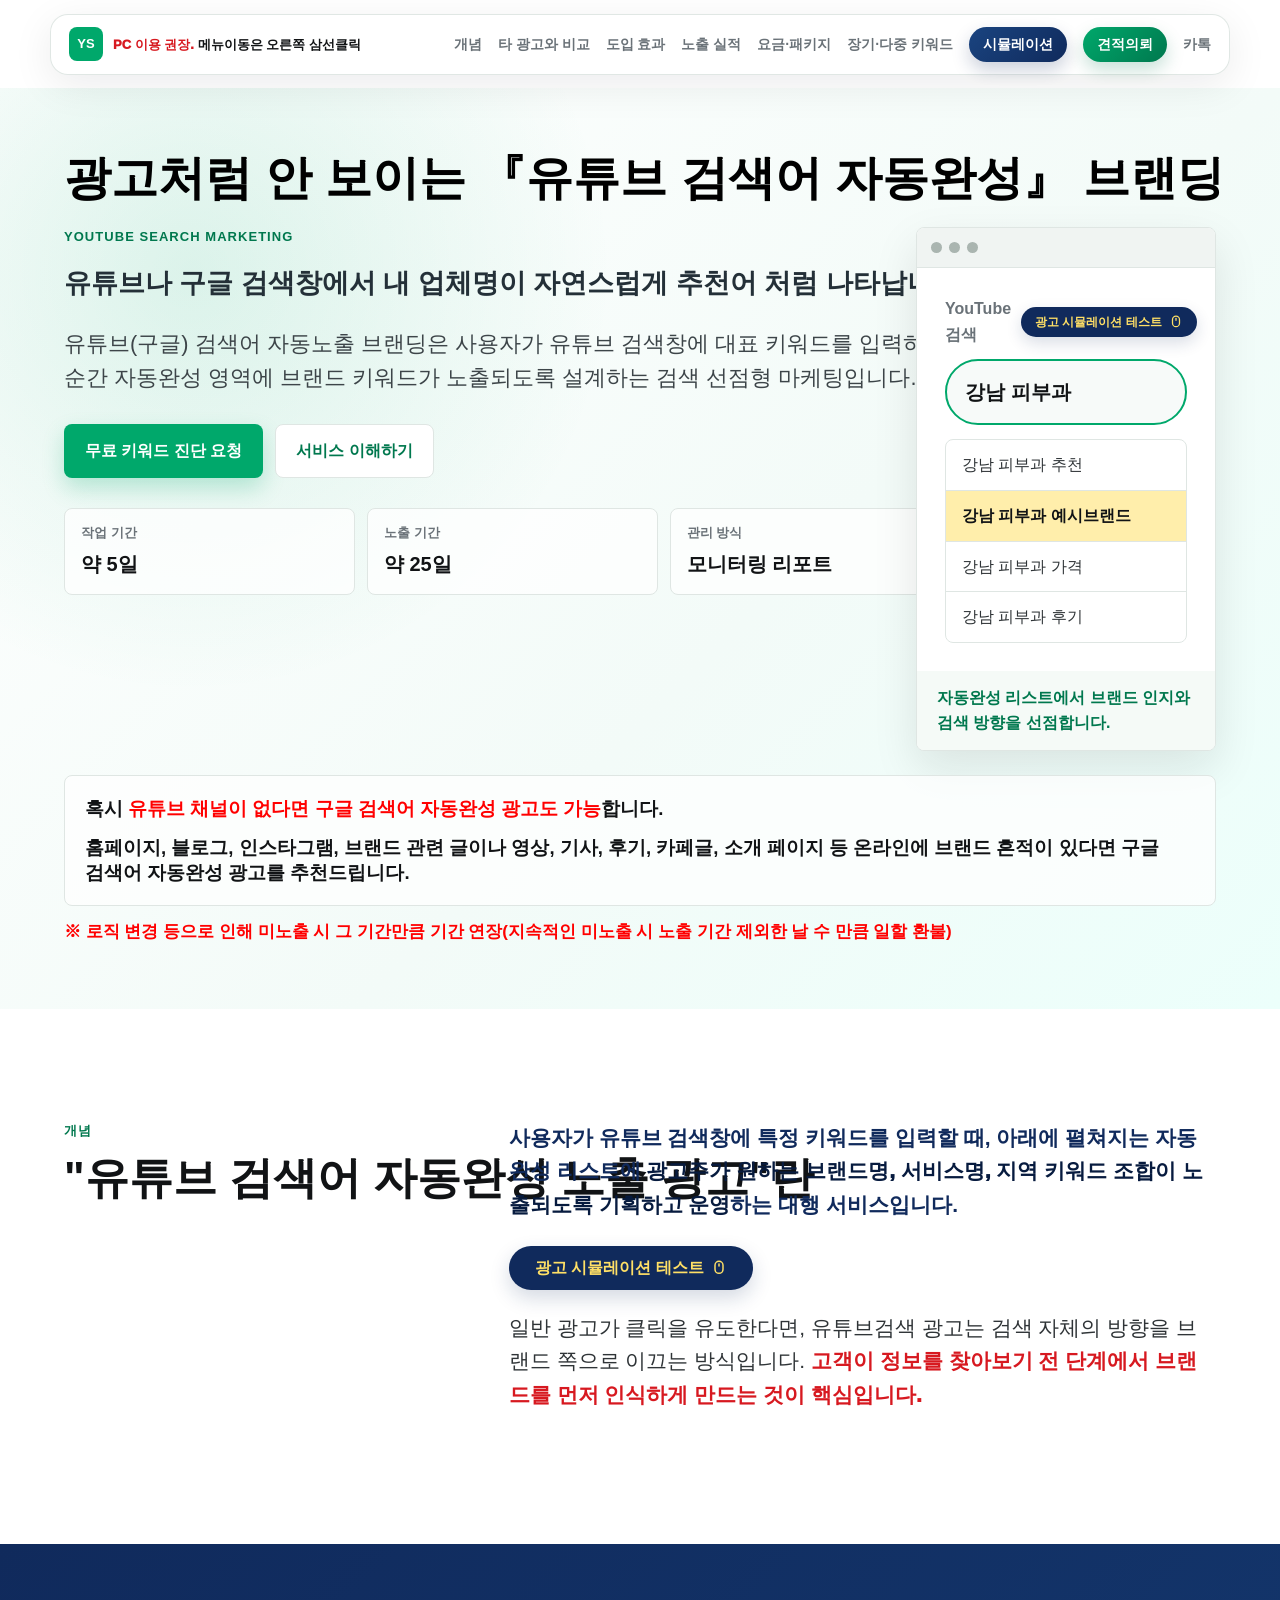
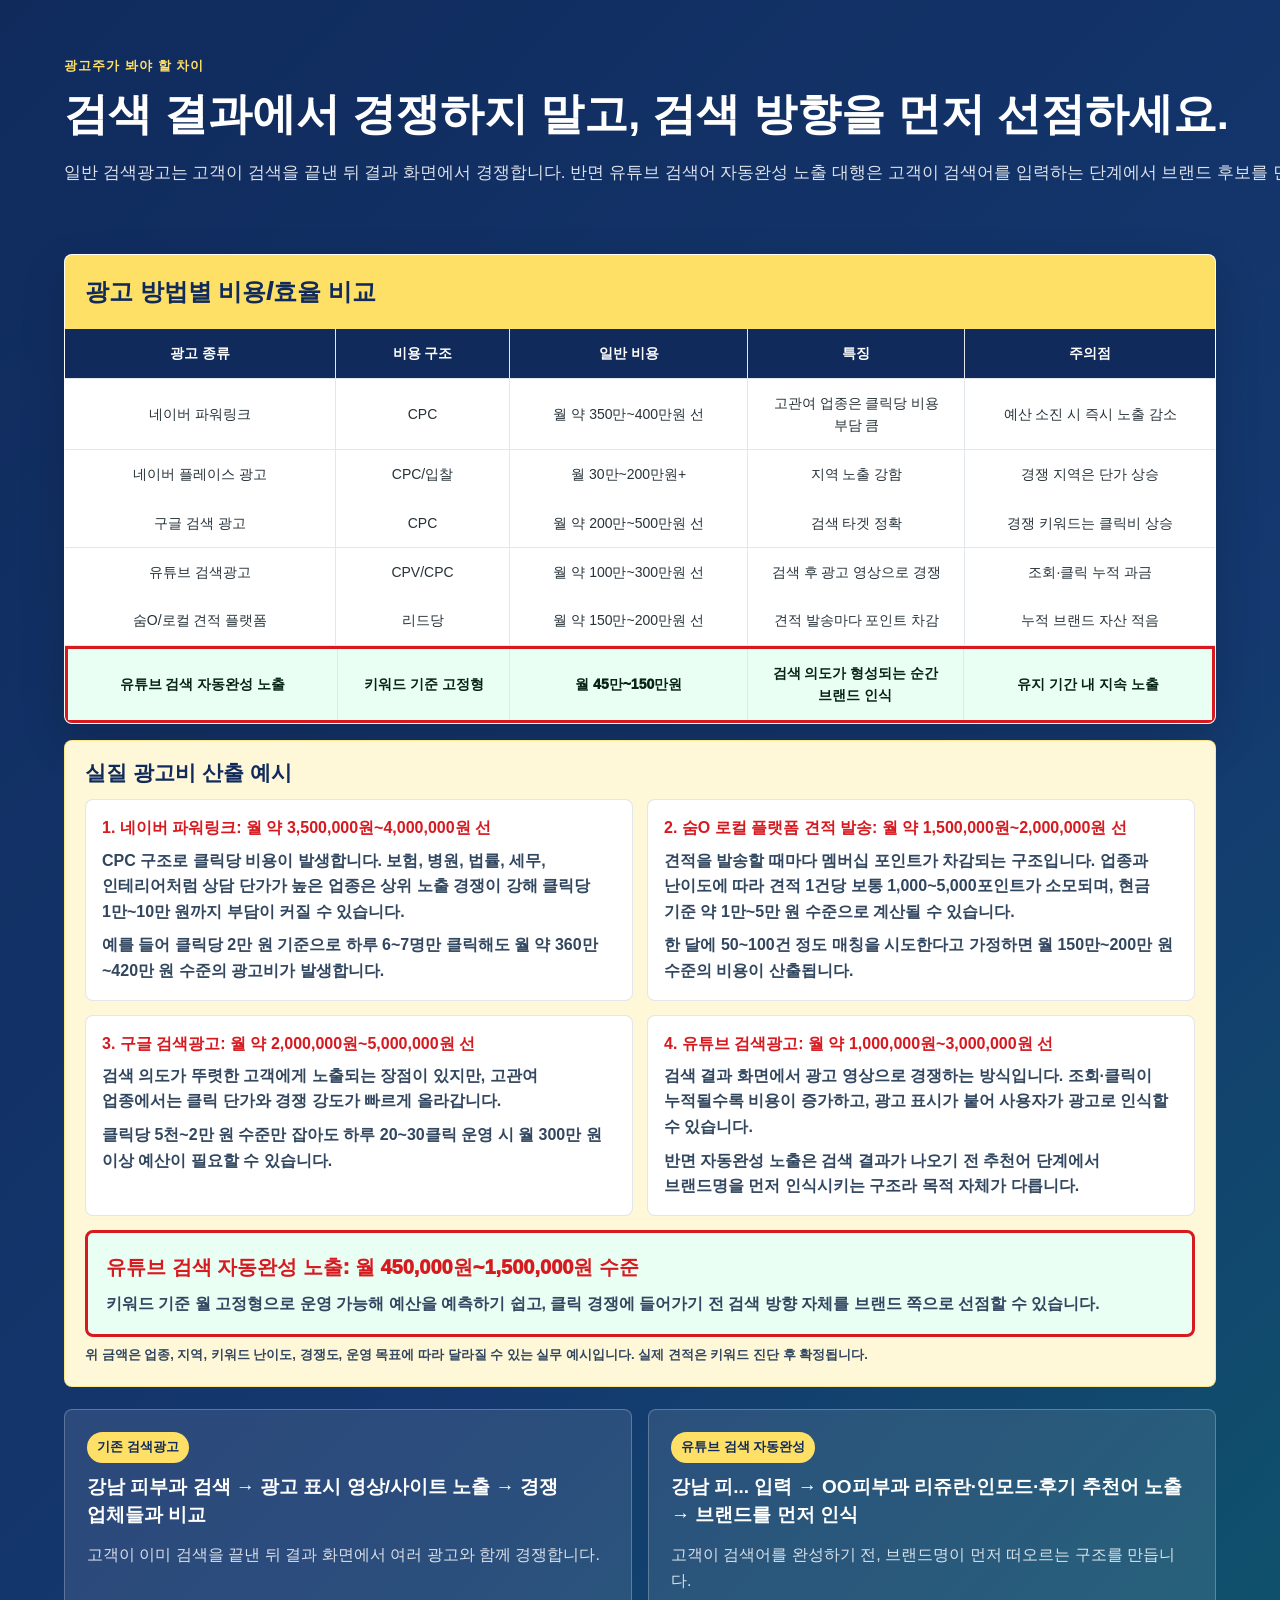
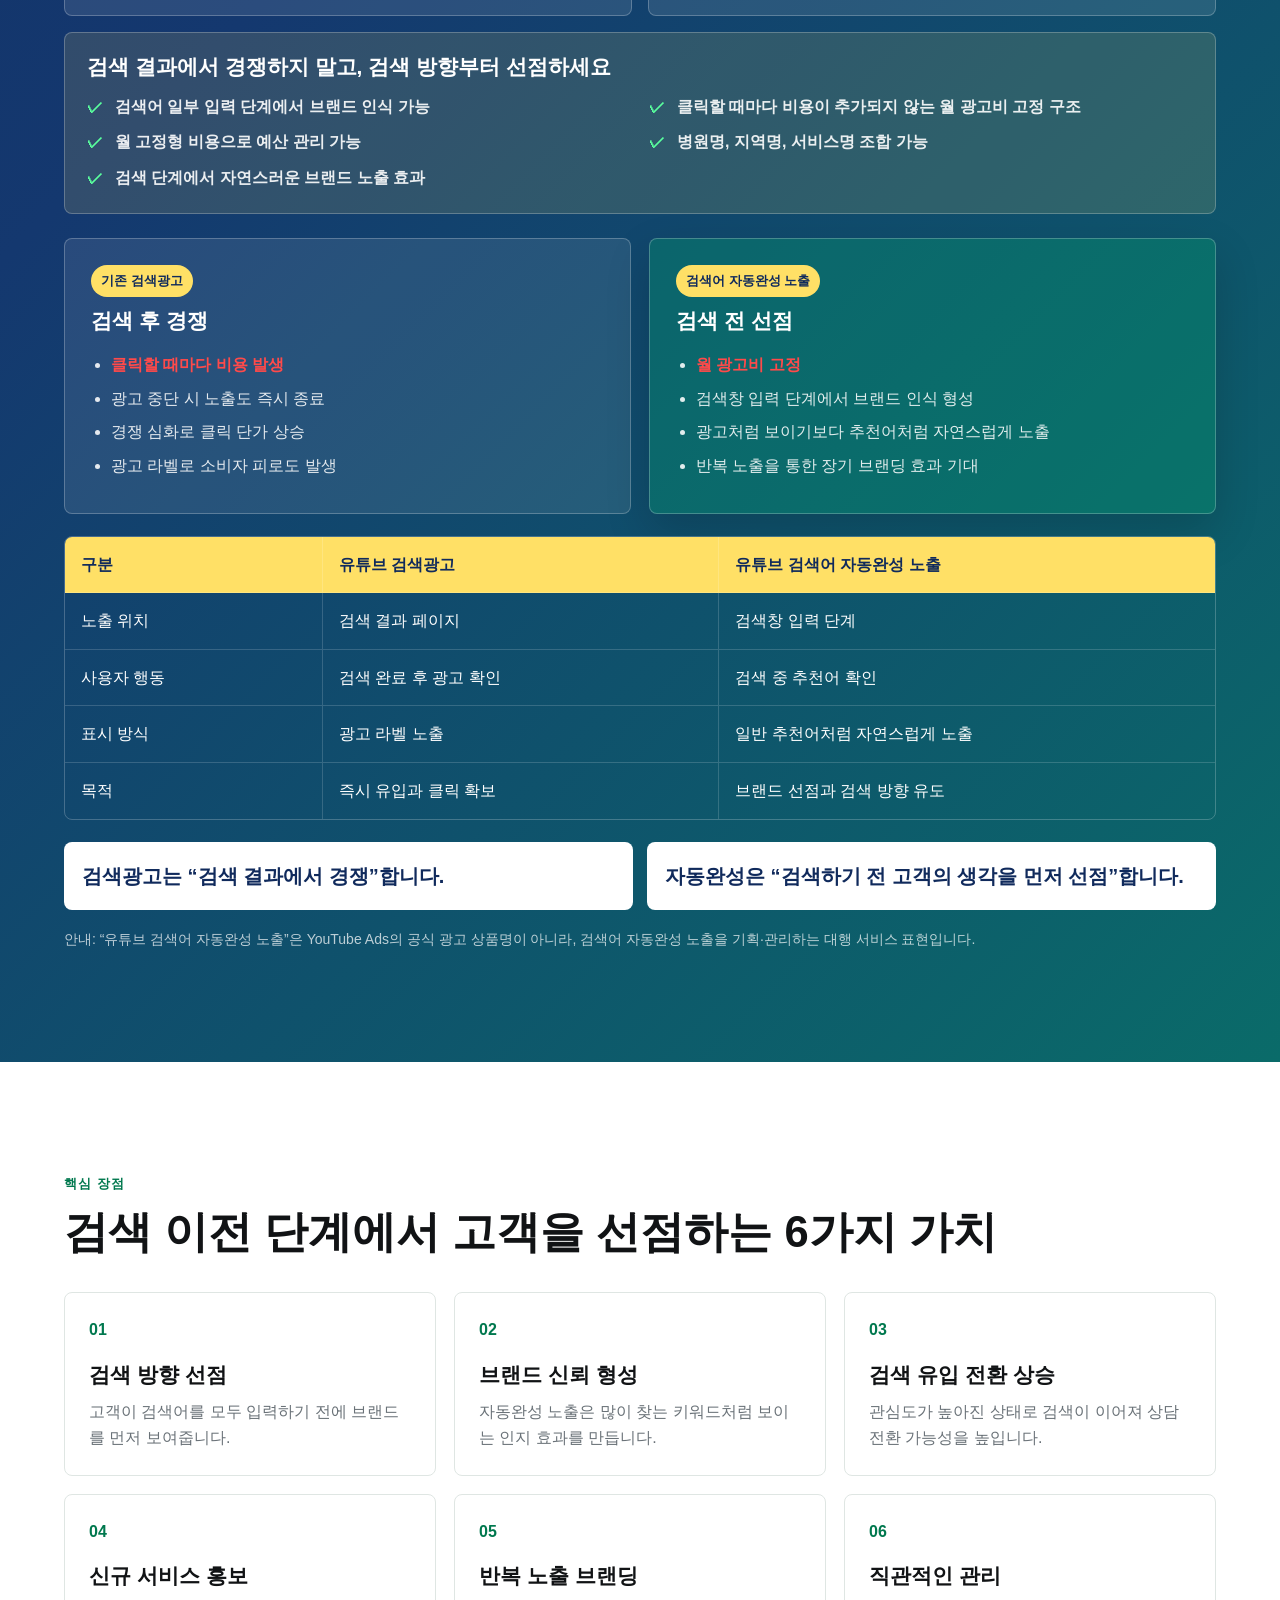
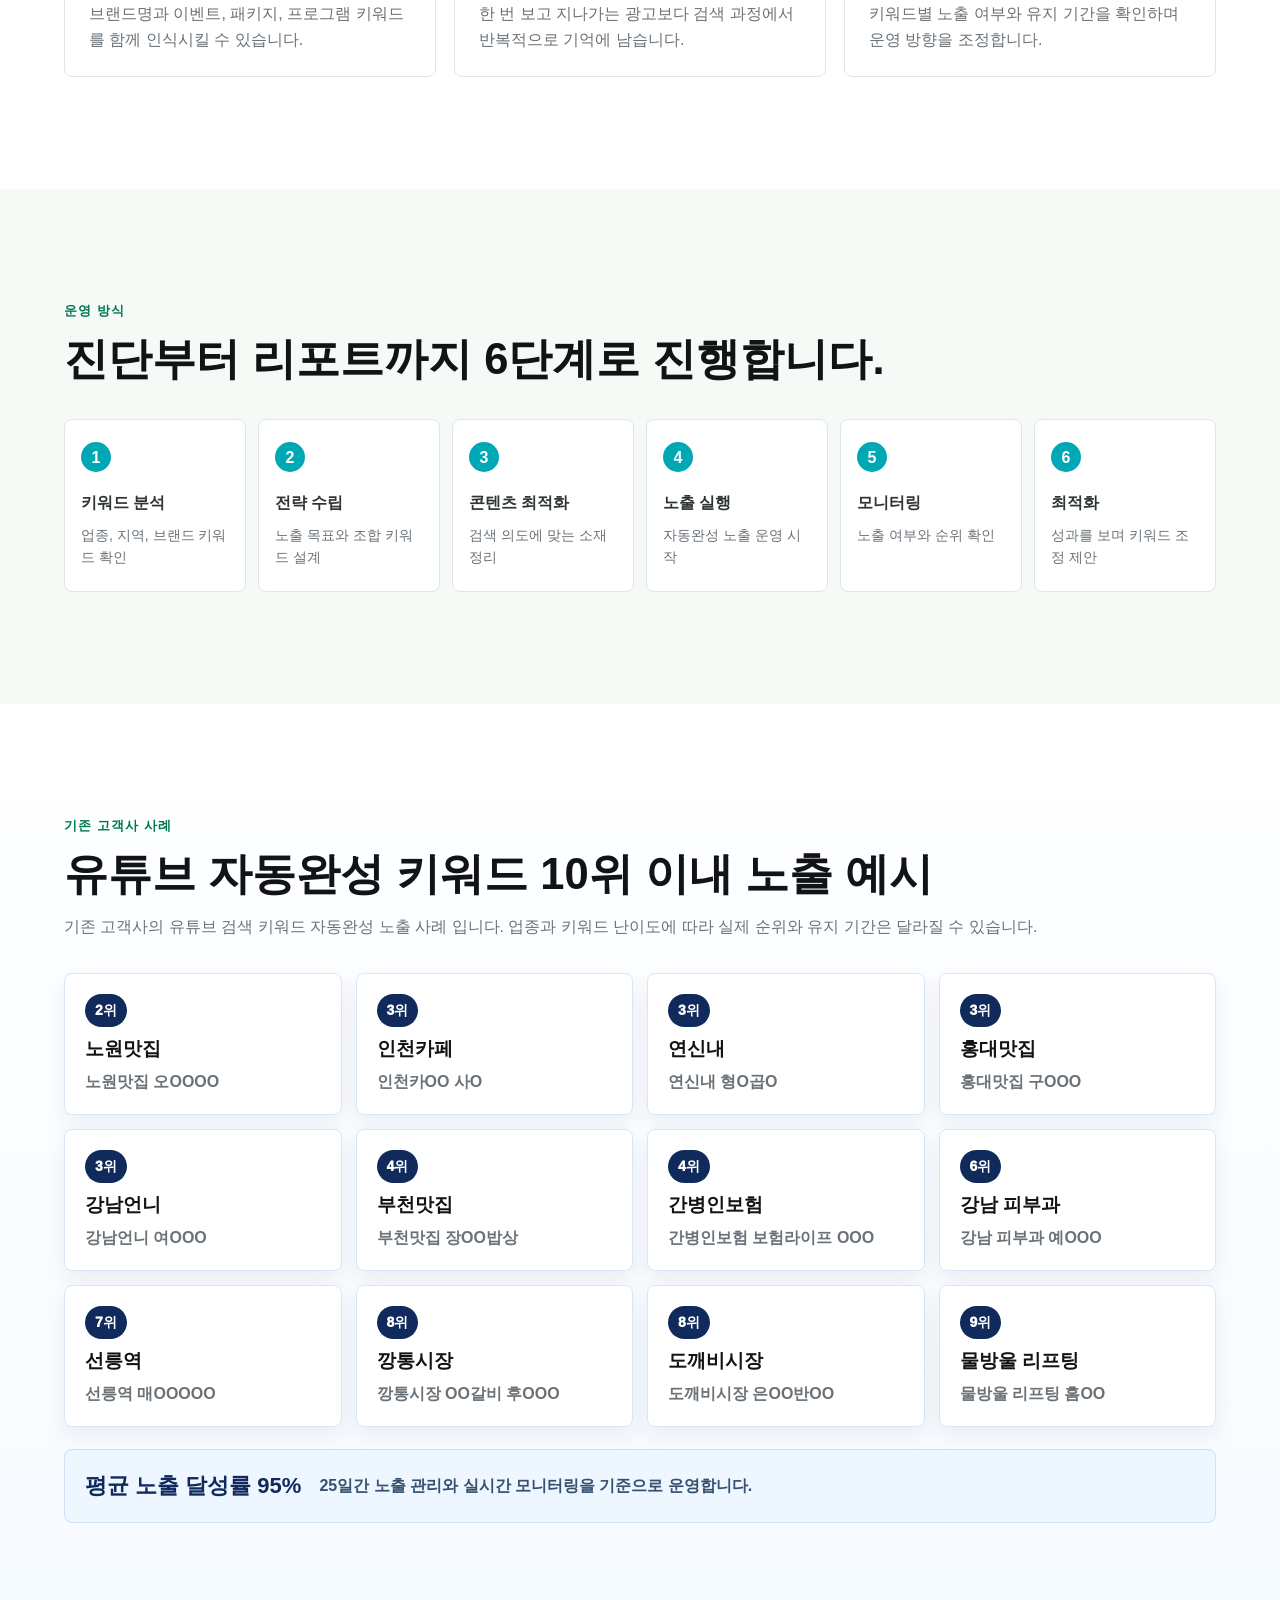
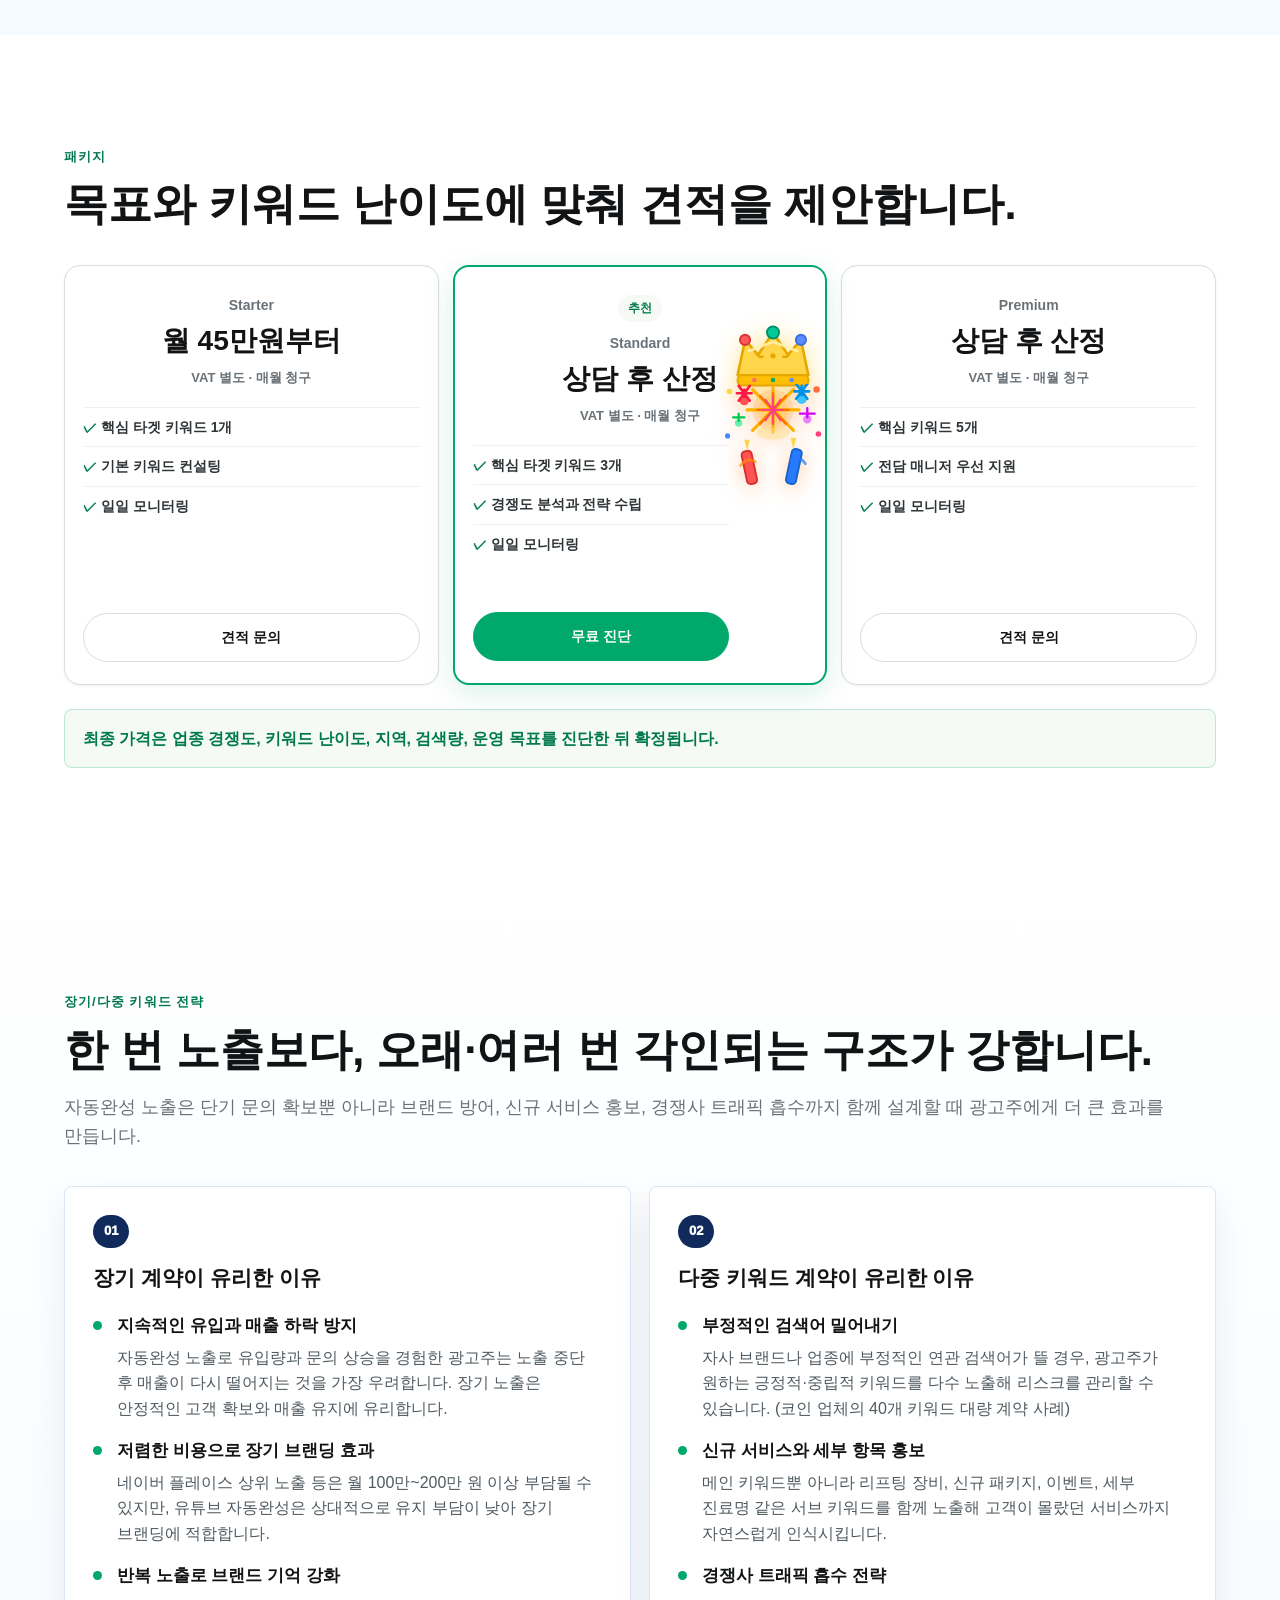
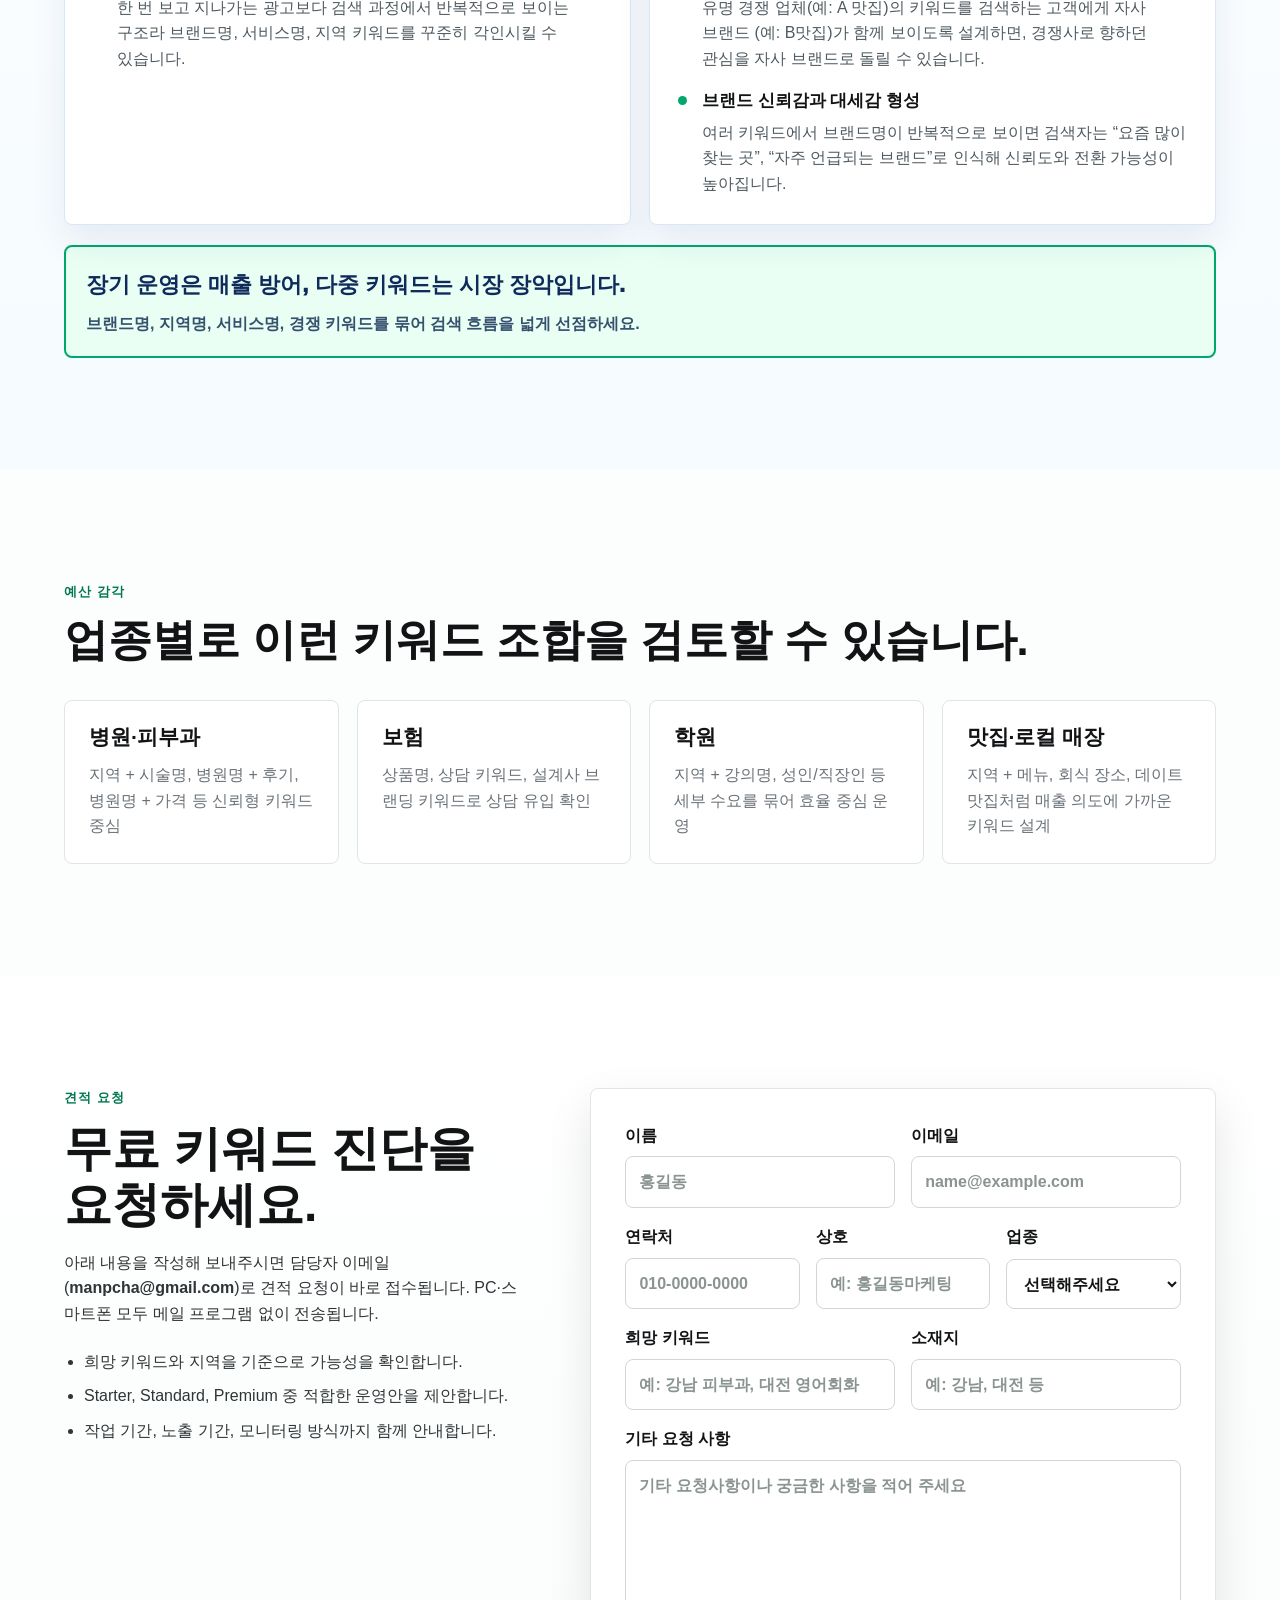
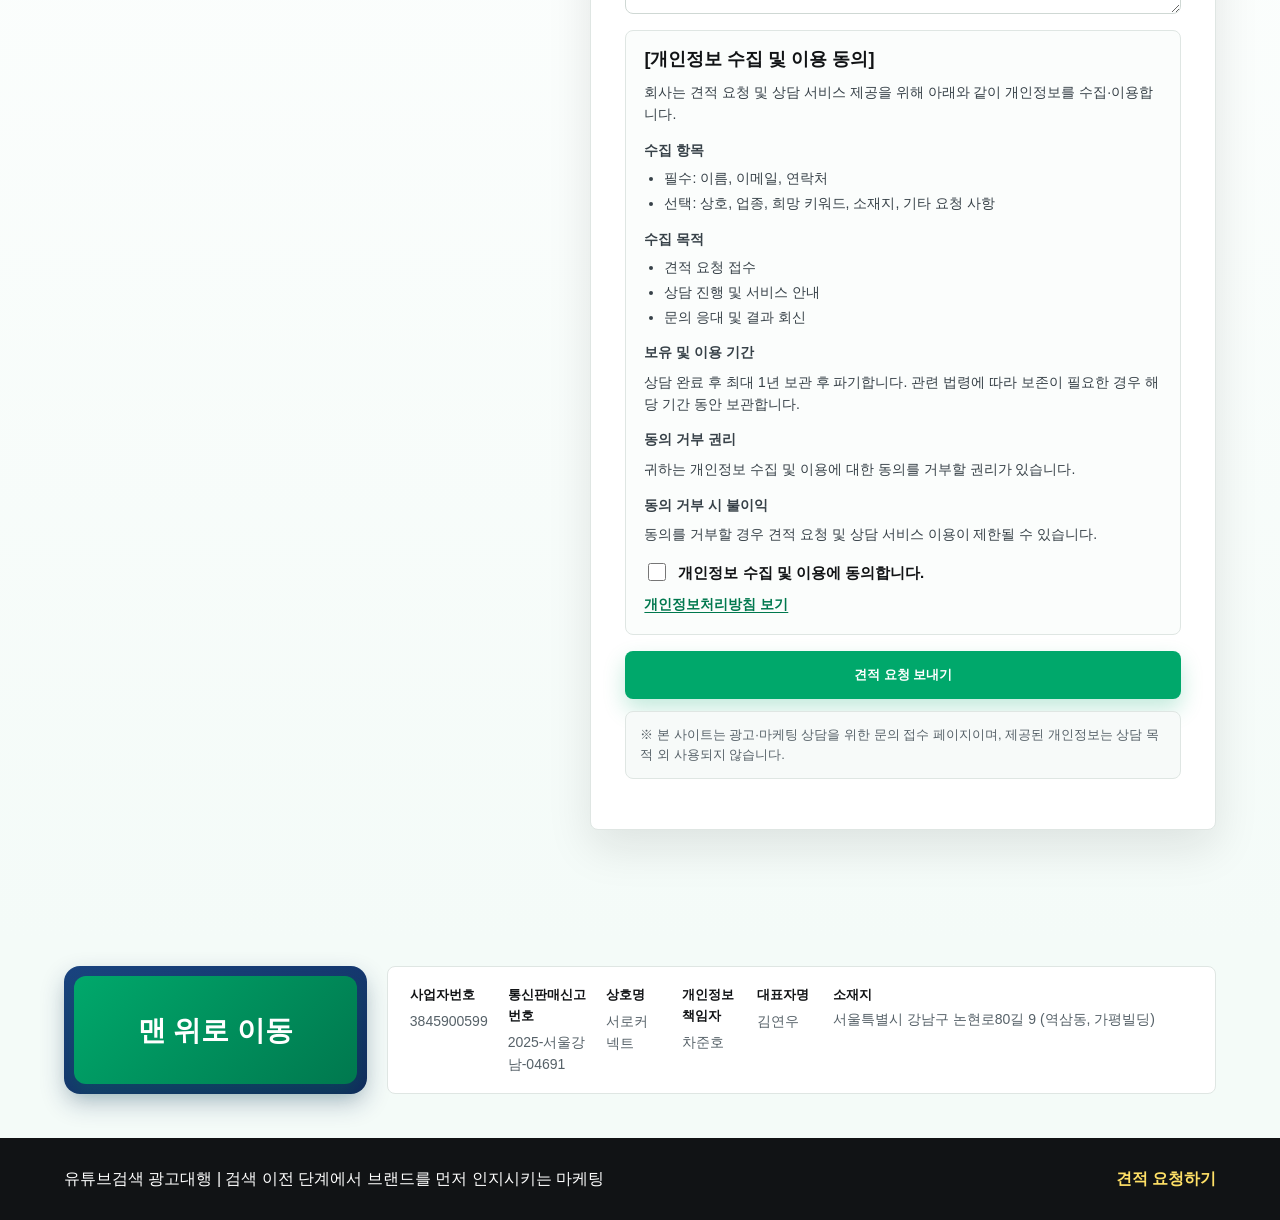
<file: index.html>
<!doctype html>
<html lang="ko">
  <head>
    <meta charset="utf-8" />
    <meta name="viewport" content="width=device-width, initial-scale=1" />
    <title>유튜브 검색 자동완성 브랜딩</title>
    <meta
      name="description"
      content="유튜브 검색어 자동완성 광고의 개념을 쉽게 설명하고, 무료 키워드 진단과 견적 요청 메일을 받을 수 있는 상담 페이지입니다."
    />
    <link rel="stylesheet" href="styles.css?v=2026052820" />
  </head>
  <body>
    <header class="site-header">
      <div class="header-inner">
        <a class="brand" href="#top" aria-label="유튜브검색 광고 홈">
          <span class="brand-mark">YS</span>
          <span class="brand-text"><strong class="brand-alert">PC 이용 권장.</strong> 메뉴이동은 오른쪽 삼선클릭</span>
        </a>
        <button
          type="button"
          class="nav-toggle"
          aria-label="메뉴 열기"
          aria-expanded="false"
          aria-controls="main-nav"
        >
          <span></span>
          <span></span>
          <span></span>
        </button>
        <nav class="nav" id="main-nav" aria-label="주요 메뉴">
          <a href="#concept">개념</a>
          <a href="#comparison">타 광고와 비교</a>
          <a href="#benefits">도입 효과</a>
          <a href="#rankings">노출 실적</a>
          <a href="#packages">요금·패키지</a>
          <a href="#longterm">장기·다중 키워드</a>
          <button type="button" class="nav-cta nav-simulation" id="navSimulation">시뮬레이션</button>
          <a class="nav-cta" href="#estimate">견적의뢰</a>
          <a href="https://open.kakao.com/o/siPn46vi" target="_blank" rel="noopener">카톡</a>
        </nav>
      </div>
    </header>
    <div class="nav-overlay" hidden></div>

    <main id="top">
      <section class="hero">
        <p class="hero-title">광고처럼 안 보이는 『유튜브 검색어 자동완성』 브랜딩</p>
        <div class="hero-copy">
          <p class="eyebrow">YouTube Search Marketing</p>
          <h1 class="hero-subtitle pc-one-line">
            유튜브나 구글 검색창에서 내 업체명이 자연스럽게 추천어 처럼 나타납니다
          </h1>
          <p class="hero-text">
            유튜브(구글) 검색어 자동노출 브랜딩은 사용자가 유튜브 검색창에 대표 키워드를 입력하는 순간
            자동완성 영역에 브랜드 키워드가 노출되도록 설계하는 검색 선점형 마케팅입니다.
          </p>
          <div class="hero-actions">
            <a class="button primary" href="#estimate">무료 키워드 진단 요청</a>
            <a class="button secondary" href="#concept">서비스 이해하기</a>
          </div>
          <dl class="hero-stats" aria-label="서비스 운영 요약">
            <div>
              <dt>작업 기간</dt>
              <dd>약 5일</dd>
            </div>
            <div>
              <dt>노출 기간</dt>
              <dd>약 25일</dd>
            </div>
            <div>
              <dt>관리 방식</dt>
              <dd>모니터링 리포트</dd>
            </div>
          </dl>
        </div>
        <div class="search-demo" aria-label="유튜브 검색 자동완성 예시">
          <div class="browser-bar">
            <span></span>
            <span></span>
            <span></span>
          </div>
          <div class="youtube-search">
            <div class="search-demo-head">
              <div class="search-label">YouTube 검색</div>
              <button type="button" class="simulation-trigger simulation-trigger--inline">
                <span>광고 시뮬레이션 테스트</span>
                <svg class="simulation-icon" width="14" height="14" viewBox="0 0 24 24" fill="none" stroke="currentColor" stroke-width="2.2" stroke-linecap="round" stroke-linejoin="round" aria-hidden="true">
                  <rect x="6" y="2" width="12" height="18" rx="6" />
                  <line x1="12" y1="6" x2="12" y2="9" />
                </svg>
              </button>
            </div>
            <div class="search-box">강남 피부과</div>
            <ul class="suggestions">
              <li>강남 피부과 추천</li>
              <li class="highlight">강남 피부과 예시브랜드</li>
              <li>강남 피부과 가격</li>
              <li>강남 피부과 후기</li>
            </ul>
          </div>
          <p class="demo-note">자동완성 리스트에서 브랜드 인지와 검색 방향을 선점합니다.</p>
        </div>
        <div class="channel-note">
          <p>
            혹시 <strong>유튜브 채널이 없다면 구글 검색어 자동완성 광고도 가능</strong>합니다.
          </p>
          <p>
            홈페이지, 블로그, 인스타그램, 브랜드 관련 글이나 영상, 기사, 후기, 카페글,
            <span class="keep-phrase">소개 페이지 등 온라인에</span> 브랜드 흔적이 있다면
            구글 검색어 자동완성 광고를 추천드립니다.
          </p>
        </div>
        <p class="exposure-note">
          ※ 로직 변경 등으로 인해 미노출 시 그 기간만큼 기간 연장(지속적인 미노출 시 노출 기간 제외한 날 수 만큼 일할 환불)
        </p>
      </section>

      <section id="concept" class="section two-column">
        <div>
          <p class="eyebrow">개념</p>
          <h2 class="one-line-title">"유튜브 검색어 자동완성 노출 광고"란</h2>
        </div>
        <div class="lead-block">
          <p class="concept-highlight">
            사용자가 유튜브 검색창에 특정 키워드를 입력할 때, 아래에 펼쳐지는 자동완성
            리스트에
            <strong>광고주가 원하는 브랜드명, 서비스명, 지역 키워드 조합이 노출되도록
            기획하고 운영</strong>하는 대행 서비스입니다.
          </p>
          <button type="button" class="simulation-trigger simulation-trigger--section">
            <span>광고 시뮬레이션 테스트</span>
            <svg class="simulation-icon" width="16" height="16" viewBox="0 0 24 24" fill="none" stroke="currentColor" stroke-width="2.2" stroke-linecap="round" stroke-linejoin="round" aria-hidden="true">
              <rect x="6" y="2" width="12" height="18" rx="6" />
              <line x1="12" y1="6" x2="12" y2="9" />
            </svg>
          </button>
          <p>
            일반 광고가 클릭을 유도한다면, 유튜브검색 광고는 검색 자체의 방향을 브랜드 쪽으로
            이끄는 방식입니다. <strong class="red-emphasis">고객이 정보를 찾아보기 전 단계에서
            브랜드를 먼저 인식하게 만드는 것이 핵심입니다.</strong>
          </p>
        </div>
      </section>

      <section id="comparison" class="section comparison-section">
        <div class="section-heading">
          <p class="eyebrow">광고주가 봐야 할 차이</p>
          <h2 class="one-line-title">검색 결과에서 경쟁하지 말고, 검색 방향을 먼저 선점하세요.</h2>
          <p class="pc-one-line">
            일반 검색광고는 고객이 검색을 끝낸 뒤 결과 화면에서 경쟁합니다. 반면 유튜브 검색어 자동완성 노출 대행은 고객이 검색어를 입력하는 단계에서 브랜드 후보를 먼저 떠올리게 만드는 검색 선점형 브랜딩입니다.
          </p>
        </div>

        <p class="mobile-table-hint">한 카드에 광고 방법 2개씩 나란히 비교했습니다. 빨간 테두리가 이 서비스입니다.</p>

        <div class="ad-cost-table" role="table" aria-label="광고 방법별 비용 효율 비교">
          <div class="ad-cost-title">광고 방법별 비용/효율 비교</div>
          <div class="ad-cost-row head" role="row">
            <span role="columnheader">광고 종류</span>
            <span role="columnheader">비용 구조</span>
            <span role="columnheader">일반 비용</span>
            <span role="columnheader">특징</span>
            <span role="columnheader">주의점</span>
          </div>
          <div class="ad-cost-body">
          <div class="ad-cost-pair">
          <div class="ad-cost-row" role="row">
            <span role="cell">네이버 파워링크</span>
            <span role="cell" data-label="비용 구조">CPC</span>
            <span role="cell" data-label="월 비용">월 약 350만~400만원 선</span>
            <span role="cell" data-label="특징">고관여 업종은 클릭당 비용 부담 큼</span>
            <span role="cell" data-label="주의점">예산 소진 시 즉시 노출 감소</span>
          </div>
          <div class="ad-cost-row" role="row">
            <span role="cell">네이버 플레이스 광고</span>
            <span role="cell" data-label="비용 구조">CPC/입찰</span>
            <span role="cell" data-label="월 비용">월 30만~200만원+</span>
            <span role="cell" data-label="특징">지역 노출 강함</span>
            <span role="cell" data-label="주의점">경쟁 지역은 단가 상승</span>
          </div>
          </div>
          <div class="ad-cost-pair">
          <div class="ad-cost-row" role="row">
            <span role="cell">구글 검색 광고</span>
            <span role="cell" data-label="비용 구조">CPC</span>
            <span role="cell" data-label="월 비용">월 약 200만~500만원 선</span>
            <span role="cell" data-label="특징">검색 타겟 정확</span>
            <span role="cell" data-label="주의점">경쟁 키워드는 클릭비 상승</span>
          </div>
          <div class="ad-cost-row" role="row">
            <span role="cell">유튜브 검색광고</span>
            <span role="cell" data-label="비용 구조">CPV/CPC</span>
            <span role="cell" data-label="월 비용">월 약 100만~300만원 선</span>
            <span role="cell" data-label="특징">검색 후 광고 영상으로 경쟁</span>
            <span role="cell" data-label="주의점">조회·클릭 누적 과금</span>
          </div>
          </div>
          <div class="ad-cost-pair">
          <div class="ad-cost-row" role="row">
            <span role="cell">숨O/로컬 견적 플랫폼</span>
            <span role="cell" data-label="비용 구조">리드당</span>
            <span role="cell" data-label="월 비용">월 약 150만~200만원 선</span>
            <span role="cell" data-label="특징">견적 발송마다 포인트 차감</span>
            <span role="cell" data-label="주의점">누적 브랜드 자산 적음</span>
          </div>
          <div class="ad-cost-row featured" role="row">
            <span role="cell">유튜브 검색 자동완성 노출</span>
            <span role="cell" data-label="비용 구조">키워드 기준 고정형</span>
            <span role="cell" data-label="월 비용">월 45만~150만원</span>
            <span role="cell" data-label="특징">검색 의도가 형성되는 순간 브랜드 인식</span>
            <span role="cell" data-label="주의점">유지 기간 내 지속 노출</span>
          </div>
          </div>
          </div>
        </div>

        <div class="cost-basis">
          <h3>실질 광고비 산출 예시</h3>
          <div class="cost-detail-grid">
            <article>
              <strong>1. 네이버 파워링크: 월 약 3,500,000원~4,000,000원 선</strong>
              <p>
                CPC 구조로 클릭당 비용이 발생합니다. 보험, 병원, 법률, 세무, 인테리어처럼
                상담 단가가 높은 업종은 상위 노출 경쟁이 강해 클릭당 1만~10만 원까지
                부담이 커질 수 있습니다.
              </p>
              <p>
                예를 들어 클릭당 2만 원 기준으로 하루 6~7명만 클릭해도
                월 약 360만~420만 원 수준의 광고비가 발생합니다.
              </p>
            </article>
            <article>
              <strong>2. 숨O 로컬 플랫폼 견적 발송: 월 약 1,500,000원~2,000,000원 선</strong>
              <p>
                견적을 발송할 때마다 멤버십 포인트가 차감되는 구조입니다.
                업종과 난이도에 따라 견적 1건당 보통 1,000~5,000포인트가 소모되며,
                현금 기준 약 1만~5만 원 수준으로 계산될 수 있습니다.
              </p>
              <p>
                한 달에 50~100건 정도 매칭을 시도한다고 가정하면
                월 150만~200만 원 수준의 비용이 산출됩니다.
              </p>
            </article>
            <article>
              <strong>3. 구글 검색광고: 월 약 2,000,000원~5,000,000원 선</strong>
              <p>
                검색 의도가 뚜렷한 고객에게 노출되는 장점이 있지만, 고관여 업종에서는
                클릭 단가와 경쟁 강도가 빠르게 올라갑니다.
              </p>
              <p>
                클릭당 5천~2만 원 수준만 잡아도 하루 20~30클릭 운영 시
                월 300만 원 이상 예산이 필요할 수 있습니다.
              </p>
            </article>
            <article>
              <strong>4. 유튜브 검색광고: 월 약 1,000,000원~3,000,000원 선</strong>
              <p>
                검색 결과 화면에서 광고 영상으로 경쟁하는 방식입니다. 조회·클릭이 누적될수록
                비용이 증가하고, 광고 표시가 붙어 사용자가 광고로 인식할 수 있습니다.
              </p>
              <p>
                반면 자동완성 노출은 검색 결과가 나오기 전 추천어 단계에서 브랜드명을 먼저
                인식시키는 구조라 목적 자체가 다릅니다.
              </p>
            </article>
          </div>
          <div class="cost-highlight">
            <strong>유튜브 검색 자동완성 노출: 월 450,000원~1,500,000원 수준</strong>
            <p>
              키워드 기준 월 고정형으로 운영 가능해 예산을 예측하기 쉽고,
              클릭 경쟁에 들어가기 전 검색 방향 자체를 브랜드 쪽으로 선점할 수 있습니다.
            </p>
          </div>
          <p class="cost-disclaimer">
            위 금액은 업종, 지역, 키워드 난이도, 경쟁도, 운영 목표에 따라 달라질 수 있는
            실무 예시입니다. 실제 견적은 키워드 진단 후 확정됩니다.
          </p>
        </div>

        <div class="appeal-box">
          <h3>검색 결과에서 경쟁하지 말고, 검색 방향부터 선점하세요</h3>
          <ul>
            <li>검색어 일부 입력 단계에서 브랜드 인식 가능</li>
            <li>클릭할 때마다 비용이 추가되지 않는 월 광고비 고정 구조</li>
            <li>월 고정형 비용으로 예산 관리 가능</li>
            <li>병원명, 지역명, 서비스명 조합 가능</li>
            <li>검색 단계에서 자연스러운 브랜드 노출 효과</li>
          </ul>
        </div>

        <div class="mobile-vs-card" aria-label="기존검색 광고와 유튜브 검색 자동완성 브랜딩 비교">
          <h3 class="mobile-vs-title">기존검색 광고 VS 유튜브 검색 자동완성 브랜딩 비교</h3>
          <div class="mobile-vs-table" role="table">
            <div class="mobile-vs-row head" role="row">
              <span role="columnheader">구분</span>
              <span role="columnheader">기존 유튜브 검색광고</span>
              <span role="columnheader">유튜브 검색 자동완성 브랜딩</span>
            </div>
            <div class="mobile-vs-row" role="row">
              <span role="rowheader">노출 시점</span>
              <span role="cell">검색 결과가 나온 후 노출되며 경쟁업체들과 비교</span>
              <span role="cell">검색어 입력단계에서 브랜드 자동노출</span>
            </div>
            <div class="mobile-vs-row" role="row">
              <span role="rowheader">비용 발생</span>
              <span role="cell">클릭할 때마다 비용발생</span>
              <span role="cell">월 고정비용으로 브랜딩 효과</span>
            </div>
            <div class="mobile-vs-row" role="row">
              <span role="rowheader">고객 심리</span>
              <span role="cell">광고에 대한 피로도 느낌(광고라벨 노출)</span>
              <span role="cell">자연스러운 추천어처럼 노출</span>
            </div>
            <div class="mobile-vs-row" role="row">
              <span role="rowheader">광고 목적</span>
              <span role="cell">즉시 유입과 클릭 확보</span>
              <span role="cell">브랜드선점과 검색 방향 유도</span>
            </div>
          </div>
        </div>

        <div class="comparison-legacy">
        <div class="intent-flow">
          <article>
            <span>기존 검색광고</span>
            <strong>강남 피부과 검색 → 광고 표시 영상/사이트 노출 → 경쟁 업체들과 비교</strong>
            <p>고객이 이미 검색을 끝낸 뒤 결과 화면에서 여러 광고와 함께 경쟁합니다.</p>
          </article>
          <article>
            <span>유튜브 검색 자동완성</span>
            <strong>강남 피... 입력 → OO피부과 리쥬란·인모드·후기 추천어 노출 → 브랜드를 먼저 인식</strong>
            <p>고객이 검색어를 완성하기 전, 브랜드명이 먼저 떠오르는 구조를 만듭니다.</p>
          </article>
        </div>

        <div class="comparison-cards">
          <article class="old-ad">
            <span class="comparison-label">기존 검색광고</span>
            <h3>검색 후 경쟁</h3>
            <ul>
              <li><strong class="danger-text">클릭할 때마다 비용 발생</strong></li>
              <li>광고 중단 시 노출도 즉시 종료</li>
              <li>경쟁 심화로 클릭 단가 상승</li>
              <li>광고 라벨로 소비자 피로도 발생</li>
            </ul>
          </article>

          <article class="new-ad">
            <span class="comparison-label">검색어 자동완성 노출</span>
            <h3>검색 전 선점</h3>
            <ul>
              <li><strong class="danger-text">월 광고비 고정</strong></li>
              <li>검색창 입력 단계에서 브랜드 인식 형성</li>
              <li>광고처럼 보이기보다 추천어처럼 자연스럽게 노출</li>
              <li>반복 노출을 통한 장기 브랜딩 효과 기대</li>
            </ul>
          </article>
        </div>

        <p class="mobile-table-hint">항목별로 두 방식의 차이를 한눈에 비교할 수 있습니다.</p>

        <div class="comparison-table" role="table" aria-label="유튜브 검색광고와 자동완성 노출 비교">
          <div class="comparison-row head" role="row">
            <span role="columnheader">구분</span>
            <span role="columnheader">유튜브 검색광고</span>
            <span role="columnheader">유튜브 검색어 자동완성 노출</span>
          </div>
          <div class="comparison-row" role="row">
            <span role="cell">노출 위치</span>
            <span role="cell" data-label="유튜브 검색광고">검색 결과 페이지</span>
            <span role="cell" data-label="자동완성 노출">검색창 입력 단계</span>
          </div>
          <div class="comparison-row" role="row">
            <span role="cell">사용자 행동</span>
            <span role="cell" data-label="유튜브 검색광고">검색 완료 후 광고 확인</span>
            <span role="cell" data-label="자동완성 노출">검색 중 추천어 확인</span>
          </div>
          <div class="comparison-row" role="row">
            <span role="cell">표시 방식</span>
            <span role="cell" data-label="유튜브 검색광고">광고 라벨 노출</span>
            <span role="cell" data-label="자동완성 노출">일반 추천어처럼 자연스럽게 노출</span>
          </div>
          <div class="comparison-row" role="row">
            <span role="cell">목적</span>
            <span role="cell" data-label="유튜브 검색광고">즉시 유입과 클릭 확보</span>
            <span role="cell" data-label="자동완성 노출">브랜드 선점과 검색 방향 유도</span>
          </div>
        </div>

        <div class="comparison-punchline">
          <strong>검색광고는 “검색 결과에서 경쟁”합니다.</strong>
          <strong>자동완성은 “검색하기 전 고객의 생각을 먼저 선점”합니다.</strong>
        </div>
        </div>

        <p class="comparison-note">
          안내: “유튜브 검색어 자동완성 노출”은 YouTube Ads의 공식 광고 상품명이 아니라,
          검색어 자동완성 노출을 기획·관리하는 대행 서비스 표현입니다.
        </p>
      </section>

      <section id="benefits" class="section">
        <div class="section-heading">
          <p class="eyebrow">핵심 장점</p>
          <h2 class="one-line-title">검색 이전 단계에서 고객을 선점하는 6가지 가치</h2>
        </div>
        <div class="benefit-grid">
          <article>
            <span>01</span>
            <h3>검색 방향 선점</h3>
            <p>고객이 검색어를 모두 입력하기 전에 브랜드를 먼저 보여줍니다.</p>
          </article>
          <article>
            <span>02</span>
            <h3>브랜드 신뢰 형성</h3>
            <p>자동완성 노출은 많이 찾는 키워드처럼 보이는 인지 효과를 만듭니다.</p>
          </article>
          <article>
            <span>03</span>
            <h3>검색 유입 전환 상승</h3>
            <p>관심도가 높아진 상태로 검색이 이어져 상담 전환 가능성을 높입니다.</p>
          </article>
          <article>
            <span>04</span>
            <h3>신규 서비스 홍보</h3>
            <p>브랜드명과 이벤트, 패키지, 프로그램 키워드를 함께 인식시킬 수 있습니다.</p>
          </article>
          <article>
            <span>05</span>
            <h3>반복 노출 브랜딩</h3>
            <p>한 번 보고 지나가는 광고보다 검색 과정에서 반복적으로 기억에 남습니다.</p>
          </article>
          <article>
            <span>06</span>
            <h3>직관적인 관리</h3>
            <p>키워드별 노출 여부와 유지 기간을 확인하며 운영 방향을 조정합니다.</p>
          </article>
        </div>
      </section>

      <section class="section process-band">
        <div class="section-heading">
          <p class="eyebrow">운영 방식</p>
          <h2 class="one-line-title">진단부터 리포트까지 6단계로 진행합니다.</h2>
        </div>
        <ol class="process">
          <li><strong>키워드 분석</strong><span>업종, 지역, 브랜드 키워드 확인</span></li>
          <li><strong>전략 수립</strong><span>노출 목표와 조합 키워드 설계</span></li>
          <li><strong>콘텐츠 최적화</strong><span>검색 의도에 맞는 소재 정리</span></li>
          <li><strong>노출 실행</strong><span>자동완성 노출 운영 시작</span></li>
          <li><strong>모니터링</strong><span>노출 여부와 순위 확인</span></li>
          <li><strong>최적화</strong><span>성과를 보며 키워드 조정 제안</span></li>
        </ol>
      </section>

      <section id="rankings" class="section ranking-section">
        <div class="section-heading">
          <p class="eyebrow">기존 고객사 사례</p>
          <h2 class="one-line-title">유튜브 자동완성 키워드 10위 이내 노출 예시</h2>
          <p class="pc-one-line">
            기존 고객사의 유튜브 검색 키워드 자동완성 노출 사례 입니다. 업종과 키워드 난이도에 따라 실제 순위와 유지 기간은 달라질 수 있습니다.
          </p>
        </div>
        <div class="ranking-grid" aria-label="기존 고객사 검색순위 예시">
          <div class="ranking-group">
            <article>
              <span class="rank">2위</span>
              <strong>노원맛집</strong>
              <p>노원맛집 오OOOO</p>
            </article>
            <article>
              <span class="rank">3위</span>
              <strong>인천카페</strong>
              <p>인천카OO 사O</p>
            </article>
            <article>
              <span class="rank">3위</span>
              <strong>연신내</strong>
              <p>연신내 형O곱O</p>
            </article>
          </div>
          <div class="ranking-group">
            <article>
              <span class="rank">3위</span>
              <strong>홍대맛집</strong>
              <p>홍대맛집 구OOO</p>
            </article>
            <article>
              <span class="rank">3위</span>
              <strong>강남언니</strong>
              <p>강남언니 여OOO</p>
            </article>
            <article>
              <span class="rank">4위</span>
              <strong>부천맛집</strong>
              <p>부천맛집 장OO밥상</p>
            </article>
          </div>
          <div class="ranking-group">
            <article>
              <span class="rank">4위</span>
              <strong>간병인보험</strong>
              <p>간병인보험 보험라이프 OOO</p>
            </article>
            <article>
              <span class="rank">6위</span>
              <strong>강남 피부과</strong>
              <p>강남 피부과 예OOO</p>
            </article>
            <article>
              <span class="rank">7위</span>
              <strong>선릉역</strong>
              <p>선릉역 매OOOOO</p>
            </article>
          </div>
          <div class="ranking-group">
            <article>
              <span class="rank">8위</span>
              <strong>깡통시장</strong>
              <p>깡통시장 OO갈비 후OOO</p>
            </article>
            <article>
              <span class="rank">8위</span>
              <strong>도깨비시장</strong>
              <p>도깨비시장 은OO반OO</p>
            </article>
            <article>
              <span class="rank">9위</span>
              <strong>물방울 리프팅</strong>
              <p>물방울 리프팅 홈OO</p>
            </article>
          </div>
        </div>
        <div class="ranking-summary">
          <strong>평균 노출 달성률 95%</strong>
          <span>25일간 노출 관리와 실시간 모니터링을 기준으로 운영합니다.</span>
        </div>
      </section>

      <section id="packages" class="section">
        <div class="section-heading">
          <p class="eyebrow">패키지</p>
          <h2 class="one-line-title">목표와 키워드 난이도에 맞춰 견적을 제안합니다.</h2>
        </div>
        <div class="package-scroll">
        <div class="package-grid">
          <article class="package">
            <p class="package-label">Starter</p>
            <h3 class="package-price">월 45만원부터</h3>
            <p class="package-note">VAT 별도 · 매월 청구</p>
            <ul class="package-features">
              <li>핵심 타겟 키워드 1개</li>
              <li>기본 키워드 컨설팅</li>
              <li>일일 모니터링</li>
            </ul>
            <a class="package-cta" href="#estimate">견적 문의</a>
          </article>
          <article class="package featured">
            <div class="package-deco" aria-hidden="true">
              <svg class="package-deco-crown" viewBox="0 0 88 72" fill="none" xmlns="http://www.w3.org/2000/svg">
                <path d="M6 54L14 16L28 32L44 8L60 32L74 16L82 54H6Z" fill="#FFD54A" stroke="#E6A800" stroke-width="2.8" stroke-linejoin="round" />
                <path d="M18 28L44 18L70 28" stroke="#FFF3B0" stroke-width="3" stroke-linecap="round" opacity="0.85" />
                <circle cx="14" cy="16" r="5.5" fill="#FF5A5A" stroke="#D93636" stroke-width="2" />
                <circle cx="44" cy="8" r="6.5" fill="#00C896" stroke="#008F6B" stroke-width="2" />
                <circle cx="74" cy="16" r="5.5" fill="#5B8CFF" stroke="#3A6FE0" stroke-width="2" />
                <rect x="6" y="54" width="76" height="11" rx="5" fill="#FFC107" stroke="#E6A800" stroke-width="2.2" />
                <circle cx="24" cy="59" r="2.5" fill="#FF6B6B" />
                <circle cx="44" cy="59" r="2.5" fill="#00A86B" />
                <circle cx="64" cy="59" r="2.5" fill="#5B8CFF" />
                <path d="M26 30C28 34 30 35 33 34" stroke="#E6A800" stroke-width="2.5" stroke-linecap="round" />
                <path d="M62 30C60 34 58 35 55 34" stroke="#E6A800" stroke-width="2.5" stroke-linecap="round" />
                <circle cx="44" cy="33" r="2.8" fill="#E6A800" />
              </svg>
              <svg class="package-deco-firework" viewBox="0 0 110 118" fill="none" xmlns="http://www.w3.org/2000/svg">
                <circle cx="55" cy="28" r="10" fill="#FFF176" opacity="0.95" />
                <circle cx="55" cy="28" r="16" fill="#FFD54A" opacity="0.35" />
                <circle cx="55" cy="28" r="22" fill="#FF9100" opacity="0.18" />
                <path d="M55 4V52M55 28H27M55 28H83M33 6L77 50M77 6L33 50" stroke="#FFB300" stroke-width="3.5" stroke-linecap="round" />
                <path d="M55 10V46M38 28H72M41 13L69 43M69 13L41 43" stroke="#FF6F00" stroke-width="2.5" stroke-linecap="round" />
                <path d="M55 14V42M44 28H66M47 17L63 39M63 17L47 39" stroke="#FF4081" stroke-width="2" stroke-linecap="round" />
                <circle cx="24" cy="18" r="5" fill="#FF5252" />
                <path d="M24 6V14M16 10H32M18 2L30 18M30 2L18 18" stroke="#FF1744" stroke-width="2.8" stroke-linecap="round" />
                <circle cx="86" cy="16" r="5.5" fill="#40C4FF" />
                <path d="M86 2V12M78 8H94M80 0L92 16M92 0L80 16" stroke="#0091EA" stroke-width="2.8" stroke-linecap="round" />
                <circle cx="18" cy="42" r="4" fill="#69F0AE" />
                <path d="M18 32V40M12 36H24" stroke="#00C853" stroke-width="2.5" stroke-linecap="round" />
                <circle cx="92" cy="38" r="4.5" fill="#EA80FC" />
                <path d="M92 26V36M84 32H100" stroke="#D500F9" stroke-width="2.5" stroke-linecap="round" />
                <circle cx="8" cy="8" r="3" fill="#FFD740" />
                <circle cx="102" cy="6" r="3.5" fill="#FF6E40" />
                <circle cx="6" cy="56" r="2.8" fill="#448AFF" />
                <circle cx="104" cy="54" r="3" fill="#FF4081" />
                <rect x="24" y="72" width="11" height="36" rx="4" fill="#FF5252" stroke="#D32F2F" stroke-width="2" transform="rotate(-12 29.5 90)" />
                <rect x="72" y="70" width="11" height="38" rx="4" fill="#2979FF" stroke="#1565C0" stroke-width="2" transform="rotate(12 77.5 89)" />
                <path d="M27 72L24 60L30 60L27 72Z" fill="#FFD54A" />
                <path d="M77 70L74 58L80 58L77 70Z" fill="#FFD54A" />
                <path d="M20 88C24 82 30 80 36 84" stroke="#FF9100" stroke-width="3" stroke-linecap="round" opacity="0.7" />
                <path d="M90 86C86 80 80 78 74 82" stroke="#2979FF" stroke-width="3" stroke-linecap="round" opacity="0.7" />
                <ellipse cx="55" cy="52" rx="18" ry="8" fill="#FFE082" opacity="0.45" />
              </svg>
            </div>
            <p class="package-badge">추천</p>
            <p class="package-label">Standard</p>
            <h3 class="package-price">상담 후 산정</h3>
            <p class="package-note">VAT 별도 · 매월 청구</p>
            <ul class="package-features">
              <li>핵심 타겟 키워드 3개</li>
              <li>경쟁도 분석과 전략 수립</li>
              <li>일일 모니터링</li>
            </ul>
            <a class="package-cta primary" href="#estimate">무료 진단</a>
          </article>
          <article class="package">
            <p class="package-label">Premium</p>
            <h3 class="package-price">상담 후 산정</h3>
            <p class="package-note">VAT 별도 · 매월 청구</p>
            <ul class="package-features">
              <li>핵심 키워드 5개</li>
              <li>전담 매니저 우선 지원</li>
              <li>일일 모니터링</li>
            </ul>
            <a class="package-cta" href="#estimate">견적 문의</a>
          </article>
        </div>
        </div>
        <p class="notice">
          최종 가격은 업종 경쟁도, 키워드 난이도, 지역, 검색량, 운영 목표를 진단한 뒤 확정됩니다.
        </p>
      </section>

      <section id="longterm" class="section longterm-section">
        <div class="section-heading">
          <p class="eyebrow">장기/다중 키워드 전략</p>
          <h2 class="one-line-title">한 번 노출보다, 오래·여러 번 각인되는 구조가 강합니다.</h2>
          <p>
            자동완성 노출은 단기 문의 확보뿐 아니라 브랜드 방어, 신규 서비스 홍보,
            경쟁사 트래픽 흡수까지 함께 설계할 때 광고주에게 더 큰 효과를 만듭니다.
          </p>
        </div>

        <div class="strategy-grid">
          <article>
            <span class="strategy-number">01</span>
            <h3>장기 계약이 유리한 이유</h3>
            <ul>
              <li>
                <strong>지속적인 유입과 매출 하락 방지</strong>
                자동완성 노출로 유입량과 문의 상승을 경험한 광고주는 노출 중단 후
                매출이 다시 떨어지는 것을 가장 우려합니다. 장기 노출은 안정적인 고객 확보와
                매출 유지에 유리합니다.
              </li>
              <li>
                <strong>저렴한 비용으로 장기 브랜딩 효과</strong>
                네이버 플레이스 상위 노출 등은 월 100만~200만 원 이상 부담될 수 있지만,
                유튜브 자동완성은 상대적으로 유지 부담이 낮아 장기 브랜딩에 적합합니다.
              </li>
              <li>
                <strong>반복 노출로 브랜드 기억 강화</strong>
                한 번 보고 지나가는 광고보다 검색 과정에서 반복적으로 보이는 구조라
                브랜드명, 서비스명, 지역 키워드를 꾸준히 각인시킬 수 있습니다.
              </li>
            </ul>
          </article>

          <article>
            <span class="strategy-number">02</span>
            <h3>다중 키워드 계약이 유리한 이유</h3>
            <ul>
              <li>
                <strong>부정적인 검색어 밀어내기</strong>
                자사 브랜드나 업종에 부정적인 연관 검색어가 뜰 경우, 광고주가 원하는
                긍정적·중립적 키워드를 다수 노출해 리스크를 관리할 수 있습니다.
                (코인 업체의 40개 키워드 대량 계약 사례)
              </li>
              <li>
                <strong>신규 서비스와 세부 항목 홍보</strong>
                메인 키워드뿐 아니라 리프팅 장비, 신규 패키지, 이벤트, 세부 진료명 같은
                서브 키워드를 함께 노출해 고객이 몰랐던 서비스까지 자연스럽게 인식시킵니다.
              </li>
              <li>
                <strong>경쟁사 트래픽 흡수 전략</strong>
                유명 경쟁 업체(예: A 맛집)의 키워드를 검색하는 고객에게 자사 브랜드
                (예: B맛집)가 함께 보이도록 설계하면, 경쟁사로 향하던 관심을
                자사 브랜드로 돌릴 수 있습니다.
              </li>
              <li>
                <strong>브랜드 신뢰감과 대세감 형성</strong>
                여러 키워드에서 브랜드명이 반복적으로 보이면 검색자는 “요즘 많이 찾는 곳”,
                “자주 언급되는 브랜드”로 인식해 신뢰도와 전환 가능성이 높아집니다.
              </li>
            </ul>
          </article>
        </div>

        <div class="strategy-punch">
          <strong>장기 운영은 매출 방어, 다중 키워드는 시장 장악입니다.</strong>
          <span>브랜드명, 지역명, 서비스명, 경쟁 키워드를 묶어 검색 흐름을 넓게 선점하세요.</span>
        </div>
      </section>

      <section class="section industries">
        <div class="section-heading">
          <p class="eyebrow">예산 감각</p>
          <h2 class="one-line-title">업종별로 이런 키워드 조합을 검토할 수 있습니다.</h2>
        </div>
        <div class="industry-grid">
          <article>
            <h3>병원·피부과</h3>
            <p>지역 + 시술명, 병원명 + 후기, 병원명 + 가격 등 신뢰형 키워드 중심</p>
          </article>
          <article>
            <h3>보험</h3>
            <p>상품명, 상담 키워드, 설계사 브랜딩 키워드로 상담 유입 확인</p>
          </article>
          <article>
            <h3>학원</h3>
            <p>지역 + 강의명, 성인/직장인 등 세부 수요를 묶어 효율 중심 운영</p>
          </article>
          <article>
            <h3>맛집·로컬 매장</h3>
            <p>지역 + 메뉴, 회식 장소, 데이트 맛집처럼 매출 의도에 가까운 키워드 설계</p>
          </article>
        </div>
      </section>

      <section id="estimate" class="section estimate-section">
        <div class="estimate-copy">
          <p class="eyebrow">견적 요청</p>
          <h2>무료 키워드 진단을 요청하세요.</h2>
          <p>
            아래 내용을 작성해 보내주시면 담당자 이메일(<strong>manpcha@gmail.com</strong>)로
            견적 요청이 바로 접수됩니다. PC·스마트폰 모두 메일 프로그램 없이 전송됩니다.
          </p>
          <ul class="check-list">
            <li>희망 키워드와 지역을 기준으로 가능성을 확인합니다.</li>
            <li>Starter, Standard, Premium 중 적합한 운영안을 제안합니다.</li>
            <li>작업 기간, 노출 기간, 모니터링 방식까지 함께 안내합니다.</li>
          </ul>
        </div>
        <form
          class="estimate-form"
          id="estimateForm"
          action="https://api.web3forms.com/submit"
          method="POST"
        >
          <input type="hidden" name="access_key" value="e02262c0-b695-40c0-849e-4a989eb19e45" />
          <input type="checkbox" name="botcheck" class="botcheck" tabindex="-1" autocomplete="off" hidden />
          <label>
            이름
            <input name="name" autocomplete="name" required placeholder="홍길동" />
          </label>
          <label>
            이메일
            <input name="email" type="email" autocomplete="email" required placeholder="name@example.com" />
          </label>
          <label>
            연락처
            <input name="phone" autocomplete="tel" required placeholder="010-0000-0000" />
          </label>
          <label>
            상호
            <input name="company" autocomplete="organization" placeholder="예: 홍길동마케팅" />
          </label>
          <label>
            업종
            <select name="industry">
              <option value="">선택해주세요</option>
              <option>병원·피부과</option>
              <option>보험</option>
              <option>학원</option>
              <option>맛집·로컬 매장</option>
              <option>기타</option>
            </select>
          </label>
          <label>
            희망 키워드
            <input name="keywords" placeholder="예: 강남 피부과, 대전 영어회화" />
          </label>
          <label>
            소재지
            <input name="location" placeholder="예: 강남, 대전 등" />
          </label>
          <label class="full">
            기타 요청 사항
            <textarea name="message" rows="5" placeholder="기타 요청사항이나 궁금한 사항을 적어 주세요"></textarea>
          </label>
          <div class="privacy-consent full">
            <h3>[개인정보 수집 및 이용 동의]</h3>
            <p>회사는 견적 요청 및 상담 서비스 제공을 위해 아래와 같이 개인정보를 수집·이용합니다.</p>

            <strong>수집 항목</strong>
            <ul>
              <li>필수: 이름, 이메일, 연락처</li>
              <li>선택: 상호, 업종, 희망 키워드, 소재지, 기타 요청 사항</li>
            </ul>

            <strong>수집 목적</strong>
            <ul>
              <li>견적 요청 접수</li>
              <li>상담 진행 및 서비스 안내</li>
              <li>문의 응대 및 결과 회신</li>
            </ul>

            <strong>보유 및 이용 기간</strong>
            <p>
              상담 완료 후 최대 1년 보관 후 파기합니다.
              관련 법령에 따라 보존이 필요한 경우 해당 기간 동안 보관합니다.
            </p>

            <strong>동의 거부 권리</strong>
            <p>귀하는 개인정보 수집 및 이용에 대한 동의를 거부할 권리가 있습니다.</p>

            <strong>동의 거부 시 불이익</strong>
            <p>동의를 거부할 경우 견적 요청 및 상담 서비스 이용이 제한될 수 있습니다.</p>

            <label class="consent-check">
              <input type="checkbox" name="privacyConsent" required />
              개인정보 수집 및 이용에 동의합니다.
            </label>
            <a class="privacy-link" href="privacy.html">개인정보처리방침 보기</a>
          </div>
          <button class="button primary full" type="submit">견적 요청 보내기</button>
          <p class="privacy-note">
            ※ 본 사이트는 광고·마케팅 상담을 위한 문의 접수 페이지이며,
            제공된 개인정보는 상담 목적 외 사용되지 않습니다.
          </p>
          <p class="form-note" id="formNote"></p>
        </form>
      </section>

      <section class="business-info" aria-label="사업자 정보">
        <div class="business-info-panel">
          <a class="back-to-top" href="#top"><span>맨 위로 이동</span></a>
          <dl>
          <div>
            <dt>사업자번호</dt>
            <dd>3845900599</dd>
          </div>
          <div>
            <dt>통신판매신고번호</dt>
            <dd>2025-서울강남-04691</dd>
          </div>
          <div>
            <dt>상호명</dt>
            <dd>서로커넥트</dd>
          </div>
          <div>
            <dt>개인정보 책임자</dt>
            <dd>차준호</dd>
          </div>
          <div>
            <dt>대표자명</dt>
            <dd>김연우</dd>
          </div>
          <div class="business-address">
            <dt>소재지</dt>
            <dd>서울특별시 강남구 논현로80길 9 (역삼동, 가평빌딩)</dd>
          </div>
          </dl>
        </div>
      </section>
    </main>

    <div class="simulation-modal" id="simulationModal" hidden aria-hidden="true">
      <div class="simulation-backdrop" id="simulationBackdrop"></div>
      <div
        class="simulation-dialog"
        role="dialog"
        aria-modal="true"
        aria-labelledby="simulationTitle"
      >
        <h2 id="simulationTitle">광고 시뮬레이션</h2>

        <div class="simulation-step" id="simulationFormStep">
          <label class="simulation-field">
            <span>업체명</span>
            <input
              type="text"
              id="simCompany"
              placeholder="클레오 파트라 피부과"
              autocomplete="organization"
            />
          </label>
          <label class="simulation-field">
            <span>타겟 키워드</span>
            <input
              type="text"
              id="simKeyword"
              placeholder="강남 피부과"
              autocomplete="off"
            />
          </label>
          <p class="simulation-hint" id="simulationHint" hidden>업체명과 타겟 키워드를 입력해 주세요.</p>
          <div class="simulation-actions">
            <button type="button" class="button primary" id="simRun">자동완성 시뮬레이션</button>
            <button type="button" class="button secondary" id="simCancel">취소</button>
          </div>
        </div>

        <div class="simulation-step" id="simulationResultStep" hidden>
          <div class="simulation-preview search-demo" aria-label="자동완성 시뮬레이션 결과">
            <div class="browser-bar">
              <span></span>
              <span></span>
              <span></span>
            </div>
            <div class="youtube-search">
              <div class="search-label">YouTube 검색</div>
              <div class="search-box" id="simSearchBox"></div>
              <ul class="suggestions" id="simSuggestions"></ul>
            </div>
          </div>
          <button type="button" class="button primary full" id="simDone">완료</button>
        </div>
      </div>
    </div>

    <div class="simulation-modal" id="consentModal" hidden aria-hidden="true">
      <div class="simulation-backdrop" id="consentBackdrop"></div>
      <div
        class="simulation-dialog consent-dialog"
        role="alertdialog"
        aria-modal="true"
        aria-labelledby="consentModalTitle"
      >
        <h2 id="consentModalTitle">개인정보 수집 및 이용 동의</h2>
        <p class="consent-dialog-text">견적 요청을 보내려면 개인정보 수집 및 이용에 동의해 주세요.</p>
        <div class="simulation-actions">
          <button type="button" class="button primary full" id="consentModalConfirm">확인</button>
        </div>
      </div>
    </div>

    <footer class="site-footer">
      <p>유튜브검색 광고대행 | 검색 이전 단계에서 브랜드를 먼저 인지시키는 마케팅</p>
      <a href="#estimate">견적 요청하기</a>
    </footer>

    <script src="script.js?v=2026052818"></script>
  </body>
</html>
</file>
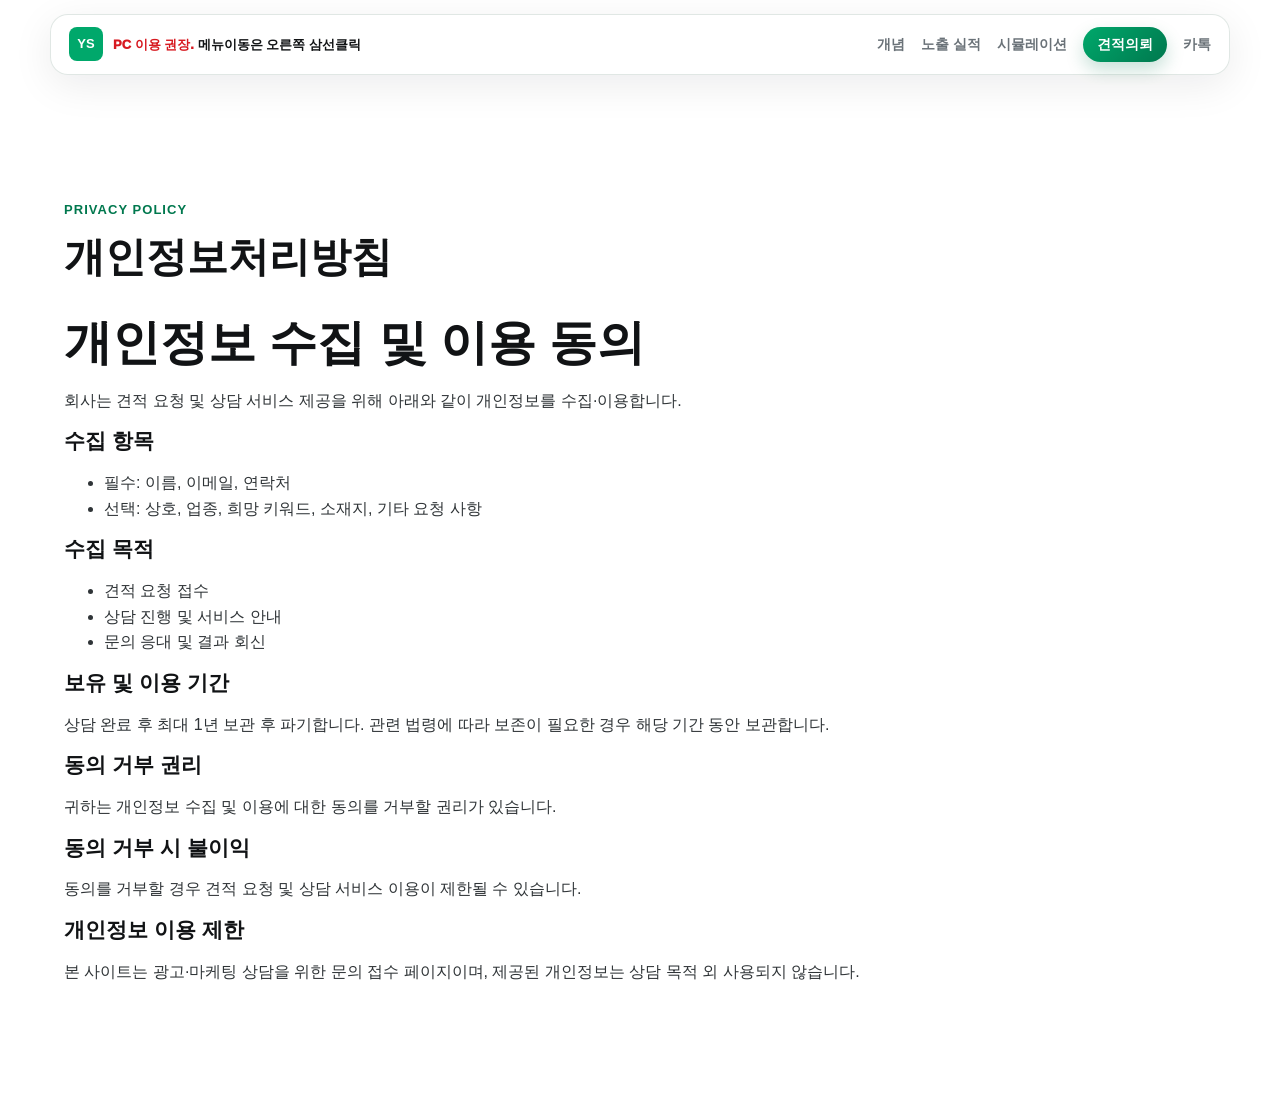
<file: privacy.html>
<!doctype html>
<html lang="ko">
  <head>
    <meta charset="utf-8" />
    <meta name="viewport" content="width=device-width, initial-scale=1" />
    <title>개인정보처리방침 | 유튜브검색 광고대행</title>
    <link rel="stylesheet" href="styles.css?v=2026052812" />
  </head>
  <body>
    <header class="site-header">
      <div class="header-inner">
        <a class="brand" href="index.html" aria-label="유튜브검색 광고 홈">
          <span class="brand-mark">YS</span>
          <span class="brand-text"><strong class="brand-alert">PC 이용 권장.</strong> 메뉴이동은 오른쪽 삼선클릭</span>
        </a>
        <button
          type="button"
          class="nav-toggle"
          aria-label="메뉴 열기"
          aria-expanded="false"
          aria-controls="main-nav"
        >
          <span></span>
          <span></span>
          <span></span>
        </button>
        <nav class="nav" id="main-nav" aria-label="주요 메뉴">
          <a href="index.html#concept">개념</a>
          <a href="index.html#rankings">노출 실적</a>
          <a href="index.html?simulation=1">시뮬레이션</a>
          <a class="nav-cta" href="index.html#estimate">견적의뢰</a>
          <a href="https://open.kakao.com/o/siPn46vi" target="_blank" rel="noopener">카톡</a>
        </nav>
      </div>
    </header>
    <div class="nav-overlay" hidden></div>

    <main class="privacy-page">
      <section class="section">
        <div class="section-heading">
          <p class="eyebrow">Privacy Policy</p>
          <h1>개인정보처리방침</h1>
        </div>

        <div class="privacy-document">
          <h2>개인정보 수집 및 이용 동의</h2>
          <p>회사는 견적 요청 및 상담 서비스 제공을 위해 아래와 같이 개인정보를 수집·이용합니다.</p>

          <h3>수집 항목</h3>
          <ul>
            <li>필수: 이름, 이메일, 연락처</li>
            <li>선택: 상호, 업종, 희망 키워드, 소재지, 기타 요청 사항</li>
          </ul>

          <h3>수집 목적</h3>
          <ul>
            <li>견적 요청 접수</li>
            <li>상담 진행 및 서비스 안내</li>
            <li>문의 응대 및 결과 회신</li>
          </ul>

          <h3>보유 및 이용 기간</h3>
          <p>
            상담 완료 후 최대 1년 보관 후 파기합니다.
            관련 법령에 따라 보존이 필요한 경우 해당 기간 동안 보관합니다.
          </p>

          <h3>동의 거부 권리</h3>
          <p>귀하는 개인정보 수집 및 이용에 대한 동의를 거부할 권리가 있습니다.</p>

          <h3>동의 거부 시 불이익</h3>
          <p>동의를 거부할 경우 견적 요청 및 상담 서비스 이용이 제한될 수 있습니다.</p>

          <h3>개인정보 이용 제한</h3>
          <p>
            본 사이트는 광고·마케팅 상담을 위한 문의 접수 페이지이며,
            제공된 개인정보는 상담 목적 외 사용되지 않습니다.
          </p>
        </div>
      </section>
    </main>
    <script src="script.js?v=2026052807"></script>
  </body>
</html>
</file>
<file: styles.css>
:root {
  --ink: #111315;
  --text: #2f3437;
  --muted: #6a7278;
  --line: #dfe6e3;
  --panel: #ffffff;
  --soft: #f5faf7;
  --green: #00a86b;
  --green-dark: #00784e;
  --aqua: #00a7b5;
  --yellow: #ffe066;
  --shadow: 0 18px 45px rgba(17, 19, 21, 0.1);
}

* {
  box-sizing: border-box;
}

html {
  scroll-behavior: smooth;
}

body {
  margin: 0;
  padding-top: 88px;
  color: var(--text);
  background: #ffffff;
  font-family: "Pretendard", "Apple SD Gothic Neo", "Malgun Gothic", Arial, sans-serif;
  line-height: 1.6;
}

body.nav-open {
  overflow: hidden;
}

body.simulation-open {
  overflow: hidden;
}

a {
  color: inherit;
  text-decoration: none;
}

.site-header {
  position: fixed;
  top: 14px;
  left: 50%;
  z-index: 100;
  width: min(calc(100% - 28px), 1180px);
  transform: translateX(-50%);
  padding: 0;
  background: rgba(255, 255, 255, 0.94);
  border: 1px solid rgba(223, 230, 227, 0.95);
  border-radius: 18px;
  box-shadow: 0 10px 40px rgba(17, 19, 21, 0.08);
  backdrop-filter: blur(16px);
}

.header-inner {
  display: flex;
  align-items: center;
  justify-content: space-between;
  gap: 20px;
  padding: 12px 18px;
}

.brand,
.nav {
  display: flex;
  align-items: center;
}

.brand {
  gap: 10px;
  min-width: 0;
  font-weight: 800;
  color: var(--ink);
}

.brand-text {
  overflow: hidden;
  text-overflow: ellipsis;
  white-space: normal;
  font-size: 13px;
  line-height: 1.35;
}

.brand-alert {
  color: #d71920;
  font-weight: 950;
}

.brand-mark {
  display: grid;
  flex-shrink: 0;
  width: 34px;
  height: 34px;
  place-items: center;
  color: #ffffff;
  background: var(--green);
  border-radius: 8px;
  font-size: 13px;
}

.nav-toggle {
  display: none;
  flex-direction: column;
  justify-content: center;
  gap: 5px;
  width: 42px;
  height: 42px;
  padding: 0;
  background: var(--soft);
  border: 1px solid var(--line);
  border-radius: 12px;
  cursor: pointer;
}

.nav-toggle span {
  display: block;
  width: 18px;
  height: 2px;
  margin: 0 auto;
  background: var(--ink);
  border-radius: 999px;
  transition: transform 0.22s ease, opacity 0.22s ease;
}

.nav-toggle[aria-expanded="true"] span:nth-child(1) {
  transform: translateY(7px) rotate(45deg);
}

.nav-toggle[aria-expanded="true"] span:nth-child(2) {
  opacity: 0;
}

.nav-toggle[aria-expanded="true"] span:nth-child(3) {
  transform: translateY(-7px) rotate(-45deg);
}

.nav {
  gap: 16px;
  color: var(--muted);
  font-size: 14px;
  font-weight: 700;
}

.nav a {
  white-space: nowrap;
}

.nav a:hover,
.nav-drop-button:hover {
  color: var(--green-dark);
}

.nav a.nav-cta,
.nav button.nav-cta {
  display: inline-flex;
  align-items: center;
  justify-content: center;
  padding: 9px 14px;
  border: 0;
  border-radius: 999px;
  font: inherit;
  font-size: 14px;
  font-weight: 700;
  line-height: 1.2;
  text-decoration: none;
  white-space: nowrap;
  cursor: pointer;
  appearance: none;
  -webkit-appearance: none;
  color: #ffffff !important;
  background: linear-gradient(135deg, var(--green) 0%, var(--green-dark) 100%);
  box-shadow: 0 8px 18px rgba(0, 120, 78, 0.22);
}

.nav a.nav-cta:hover,
.nav button.nav-cta:hover {
  color: #ffffff !important;
  filter: brightness(1.05);
}

.nav button.nav-cta.nav-simulation {
  background: linear-gradient(135deg, #1a4480 0%, #102a5c 100%);
  box-shadow: 0 8px 18px rgba(16, 42, 92, 0.22);
}

.nav button.nav-cta.nav-simulation:hover {
  filter: brightness(1.08);
}

.nav-dropdown {
  position: relative;
}

.nav-drop-button {
  padding: 0;
  color: inherit;
  background: transparent;
  border: 0;
  font: inherit;
  font-weight: 800;
  cursor: pointer;
}

.nav-drop-menu {
  position: absolute;
  top: calc(100% + 12px);
  right: 0;
  display: grid;
  min-width: 160px;
  padding: 8px;
  background: #ffffff;
  border: 1px solid var(--line);
  border-radius: 12px;
  box-shadow: var(--shadow);
  opacity: 0;
  transform: translateY(-6px);
  visibility: hidden;
  transition: opacity 0.16s ease, transform 0.16s ease, visibility 0.16s ease;
}

.nav-drop-menu a {
  padding: 10px 12px;
  color: var(--ink);
  border-radius: 8px;
  white-space: nowrap;
}

.nav-drop-menu a:hover {
  color: var(--green-dark);
  background: var(--soft);
}

.nav-dropdown:hover .nav-drop-menu,
.nav-dropdown:focus-within .nav-drop-menu {
  opacity: 1;
  transform: translateY(0);
  visibility: visible;
}

.nav-overlay {
  position: fixed;
  inset: 0;
  z-index: 90;
  background: rgba(17, 19, 21, 0.42);
  opacity: 0;
  visibility: hidden;
  transition: opacity 0.24s ease, visibility 0.24s ease;
}

.nav-overlay.is-visible {
  opacity: 1;
  visibility: visible;
}

.hero {
  display: grid;
  grid-template-columns: minmax(0, 1.55fr) minmax(300px, 0.45fr);
  column-gap: clamp(28px, 4.5vw, 64px);
  row-gap: 16px;
  align-items: start;
  min-height: calc(100vh - 88px);
  padding: clamp(40px, 5vw, 76px) clamp(20px, 5vw, 72px);
  background:
    radial-gradient(circle at 15% 20%, rgba(0, 168, 107, 0.13), transparent 32%),
    linear-gradient(135deg, #ffffff 0%, #f3fbf8 58%, #ecfffb 100%);
}

.hero-title {
  grid-column: 1 / -1;
  width: 100%;
  margin: 0 0 8px;
  color: #000000;
  font-size: clamp(34px, 3.7vw, 68px);
  font-weight: 950;
  line-height: 1.08;
  text-align: center;
  white-space: nowrap;
}

.hero-copy {
  display: grid;
}

.eyebrow {
  margin: 0 0 12px;
  color: var(--green-dark);
  font-size: 13px;
  font-weight: 900;
  letter-spacing: 0.08em;
  text-transform: uppercase;
}

h1,
h2,
h3,
p {
  overflow-wrap: anywhere;
}

h1,
h2,
h3 {
  margin: 0;
  color: var(--ink);
  line-height: 1.18;
}

h1 {
  max-width: 980px;
  font-size: clamp(40px, 3.2vw, 60px);
  word-break: keep-all;
  line-break: keep-all;
}

.hero-subtitle {
  max-width: 920px;
  margin-top: 4px;
  font-size: clamp(22px, 2.1vw, 34px);
  font-weight: 900;
  line-height: 1.45;
  color: #243038;
}

h2 {
  font-size: clamp(28px, 4vw, 48px);
}

h3 {
  font-size: 21px;
}

.one-line-title {
  white-space: nowrap;
  font-size: clamp(26px, 3.4vw, 46px);
}

@media (min-width: 981px) {
  .pc-one-line {
    max-width: none;
    white-space: nowrap;
  }
}

.hero-text {
  max-width: 960px;
  margin: 24px 0 0;
  color: #3d4549;
  font-size: clamp(18px, 1.7vw, 22px);
  line-height: 1.55;
  word-break: keep-all;
  line-break: keep-all;
}

.hero-actions,
.hero-stats {
  display: flex;
  flex-wrap: wrap;
  gap: 12px;
  margin-top: 30px;
}

.button {
  display: inline-flex;
  align-items: center;
  justify-content: center;
  min-height: 48px;
  padding: 13px 20px;
  border: 1px solid transparent;
  border-radius: 8px;
  font-weight: 900;
  cursor: pointer;
}

.button.primary {
  color: #ffffff;
  background: var(--green);
  box-shadow: 0 10px 22px rgba(0, 168, 107, 0.24);
}

.button.primary:hover {
  background: var(--green-dark);
}

.button.secondary {
  color: var(--green-dark);
  background: #ffffff;
  border-color: var(--line);
}

.hero-stats {
  max-width: 960px;
  display: grid;
  grid-template-columns: repeat(3, minmax(0, 1fr));
}

.hero-stats div {
  min-width: 0;
  padding: 14px 16px;
  background: rgba(255, 255, 255, 0.76);
  border: 1px solid var(--line);
  border-radius: 8px;
}

.hero-stats dt {
  color: var(--muted);
  font-size: 13px;
  font-weight: 800;
}

.hero-stats dd {
  margin: 4px 0 0;
  color: var(--ink);
  font-size: 20px;
  font-weight: 900;
}

.keep-word {
  white-space: nowrap;
}

.keep-phrase {
  white-space: nowrap;
}

.channel-note {
  grid-column: 1 / -1;
  width: 100%;
  margin-top: 8px;
  padding: 20px;
  background: rgba(255, 255, 255, 0.74);
  border: 1px solid var(--line);
  border-radius: 8px;
}

.channel-note p {
  margin: 0;
  color: var(--ink);
  font-size: clamp(17px, 1.45vw, 20px);
  font-weight: 700;
  line-height: 1.35;
  word-break: keep-all;
  line-break: keep-all;
}

.channel-note p + p {
  margin-top: 14px;
}

.channel-note strong {
  color: #ff0000;
  font-weight: 950;
}

.search-demo {
  width: min(100%, 400px);
  justify-self: center;
  align-self: stretch;
  display: flex;
  flex-direction: column;
  overflow: hidden;
  background: #ffffff;
  border: 1px solid var(--line);
  border-radius: 8px;
  box-shadow: var(--shadow);
}

.browser-bar {
  display: flex;
  gap: 7px;
  padding: 14px;
  background: #f0f4f2;
  border-bottom: 1px solid var(--line);
}

.browser-bar span {
  width: 11px;
  height: 11px;
  background: #aab5b0;
  border-radius: 50%;
}

.youtube-search {
  flex: 1;
  padding: clamp(20px, 2.8vw, 28px);
}

.search-demo-head {
  display: flex;
  align-items: center;
  justify-content: space-between;
  gap: 10px;
  margin-bottom: 12px;
}

.search-label {
  margin-bottom: 0;
  color: var(--muted);
  font-weight: 800;
}

.search-box {
  padding: 15px 18px;
  color: var(--ink);
  background: #f7faf9;
  border: 2px solid var(--green);
  border-radius: 999px;
  font-size: 20px;
  font-weight: 900;
}

.suggestions {
  margin: 14px 0 0;
  padding: 0;
  list-style: none;
  border: 1px solid var(--line);
  border-radius: 8px;
  overflow: hidden;
}

.suggestions li {
  padding: 12px 16px;
  border-bottom: 1px solid var(--line);
}

.suggestions li:last-child {
  border-bottom: 0;
}

.suggestions .highlight {
  color: var(--ink);
  background: rgba(255, 224, 102, 0.55);
  font-weight: 900;
}

.demo-note {
  margin: 0;
  padding: 14px 20px;
  color: var(--green-dark);
  background: var(--soft);
  font-weight: 800;
}

.exposure-note {
  grid-column: 1 / -1;
  margin: -2px 0 0;
  color: #ff0000;
  font-size: 17px;
  font-weight: 800;
  line-height: 1.45;
  word-break: keep-all;
  white-space: nowrap;
}

.exposure-note span {
  display: block;
}

.section {
  padding: clamp(64px, 9vw, 112px) clamp(20px, 5vw, 72px);
}

.two-column {
  display: grid;
  grid-template-columns: minmax(220px, 0.7fr) minmax(0, 1.3fr);
  gap: clamp(24px, 5vw, 70px);
  align-items: start;
}

.lead-block {
  max-width: 850px;
  font-size: clamp(17px, 2vw, 21px);
}

.lead-block p:first-child {
  margin-top: 0;
}

.concept-highlight {
  color: #102a5c;
  font-weight: 800;
}

.concept-highlight strong {
  color: #071b3f;
  font-weight: 950;
}

.simulation-trigger {
  display: inline-flex;
  align-items: center;
  justify-content: center;
  gap: 7px;
  padding: 12px 26px;
  color: #ffe066;
  background: #102a5c;
  border: 0;
  border-radius: 999px;
  font: inherit;
  font-size: 16px;
  font-weight: 950;
  line-height: 1.2;
  white-space: nowrap;
  cursor: pointer;
  box-shadow: 0 8px 20px rgba(16, 42, 92, 0.18);
}

.simulation-trigger--inline {
  flex-shrink: 0;
  padding: 8px 14px;
  font-size: 12px;
  box-shadow: 0 6px 16px rgba(16, 42, 92, 0.16);
}

.simulation-trigger--section {
  margin-top: 4px;
}

.simulation-icon {
  flex-shrink: 0;
}

.simulation-trigger:hover {
  filter: brightness(1.08);
}

.simulation-modal {
  position: fixed;
  inset: 0;
  z-index: 200;
  display: grid;
  place-items: center;
  padding: 20px;
}

.simulation-modal[hidden] {
  display: none;
}

.simulation-backdrop {
  position: absolute;
  inset: 0;
  background: rgba(17, 19, 21, 0.55);
}

.simulation-dialog {
  position: relative;
  z-index: 1;
  width: min(100%, 440px);
  max-height: calc(100vh - 40px);
  padding: 24px 20px;
  overflow-y: auto;
  background: #ffffff;
  border-radius: 18px;
  box-shadow: 0 20px 50px rgba(17, 19, 21, 0.22);
}

.simulation-dialog h2 {
  margin: 0 0 18px;
  color: var(--ink);
  font-size: 24px;
}

.consent-dialog-text {
  margin: 0 0 18px;
  color: var(--muted);
  font-size: 15px;
  line-height: 1.55;
  word-break: keep-all;
}

.consent-dialog .simulation-actions {
  margin-top: 0;
}

.simulation-field {
  display: grid;
  gap: 8px;
  margin-bottom: 14px;
}

.simulation-field span {
  color: var(--ink);
  font-size: 14px;
  font-weight: 800;
}

.simulation-field input {
  width: 100%;
  padding: 12px 14px;
  color: var(--ink);
  background: #ffffff;
  border: 1px solid var(--line);
  border-radius: 10px;
  font: inherit;
  font-size: 15px;
  font-weight: 700;
}

.simulation-field input::placeholder {
  color: #9aa3a8;
  font-weight: 600;
}

.simulation-field input:focus {
  outline: 2px solid rgba(0, 168, 107, 0.35);
  border-color: var(--green);
}

.simulation-hint {
  margin: 0 0 12px;
  color: #d71920;
  font-size: 13px;
  font-weight: 800;
}

.simulation-actions {
  display: grid;
  grid-template-columns: 1fr 1fr;
  gap: 10px;
  margin-top: 8px;
}

.simulation-preview {
  width: 100%;
  margin-bottom: 16px;
}

.simulation-preview .search-box {
  font-size: 18px;
}

.red-emphasis {
  color: #d71920;
  font-weight: 950;
}

.comparison-section {
  background:
    linear-gradient(135deg, #102a5c 0%, #14386f 48%, #0a6b69 100%);
  color: #ffffff;
}

.comparison-section h2,
.comparison-section h3 {
  color: #ffffff;
}

.comparison-section .eyebrow {
  color: #ffe066;
}

.comparison-section .section-heading {
  max-width: 1120px;
}

.comparison-section .section-heading p:last-child {
  max-width: 940px;
  margin: 18px 0 0;
  color: rgba(255, 255, 255, 0.86);
  font-size: 18px;
  line-break: keep-all;
  word-break: keep-all;
  overflow-wrap: normal;
}

@media (min-width: 981px) {
  .comparison-section .section-heading p.pc-one-line {
    max-width: none;
    font-size: 17px;
  }
}

.comparison-section {
  display: flex;
  flex-direction: column;
}

.mobile-vs-card {
  display: none;
}

.mobile-vs-title {
  margin: 0 0 14px;
  color: #ffe066;
  font-size: 18px;
  font-weight: 950;
  line-height: 1.35;
  text-align: center;
  word-break: keep-all;
}

.mobile-vs-table {
  overflow: hidden;
  background: #ffffff;
  border: 1px solid rgba(255, 255, 255, 0.28);
  border-radius: 14px;
  box-shadow: 0 10px 28px rgba(0, 0, 0, 0.14);
}

.mobile-vs-row {
  display: grid;
  grid-template-columns: 0.72fr 1fr 1fr;
}

.mobile-vs-row span {
  padding: 12px 8px;
  border-right: 1px solid #e8eef5;
  border-bottom: 1px solid #e8eef5;
  font-size: 12px;
  font-weight: 700;
  line-height: 1.4;
  word-break: keep-all;
}

.mobile-vs-row span:last-child {
  border-right: 0;
}

.mobile-vs-row:last-child span {
  border-bottom: 0;
}

.mobile-vs-row.head {
  color: #102a5c;
  background: #ffe066;
}

.mobile-vs-row.head span {
  font-size: 11px;
  font-weight: 950;
  text-align: center;
}

.mobile-vs-row:not(.head) span:first-child {
  color: #102a5c;
  background: #f3f7fb;
  font-weight: 950;
}

.mobile-vs-row:not(.head) span:not(:first-child) {
  color: #263238;
  background: #ffffff;
}

.mobile-vs-row:not(.head) span:last-child {
  color: #0a5c44;
  background: #f4fff9;
}

.comparison-cards {
  display: grid;
  grid-template-columns: repeat(2, minmax(0, 1fr));
  gap: 18px;
  margin-top: 24px;
}

.ad-cost-table {
  margin-top: 34px;
  overflow: hidden;
  color: #263238;
  background: #ffffff;
  border: 1px solid rgba(255, 255, 255, 0.32);
  border-radius: 8px;
  box-shadow: 0 18px 45px rgba(0, 0, 0, 0.16);
}

.ad-cost-title {
  padding: 18px 20px;
  color: #102a5c;
  background: #ffe066;
  font-size: 24px;
  font-weight: 950;
}

.ad-cost-body,
.ad-cost-pair {
  display: contents;
}

.ad-cost-row {
  display: grid;
  grid-template-columns: 1.25fr 0.8fr 1.1fr 1fr 1.15fr;
}

.ad-cost-row span {
  display: flex;
  align-items: center;
  justify-content: center;
  padding: 13px 14px;
  border-right: 1px solid #e1e7ea;
  border-bottom: 1px solid #e1e7ea;
  font-size: 14px;
  text-align: center;
  line-break: keep-all;
  word-break: keep-all;
}

.ad-cost-row span:last-child {
  border-right: 0;
}

.ad-cost-row:last-child span {
  border-bottom: 0;
}

.ad-cost-row.head {
  color: #ffffff;
  background: #102a5c;
  font-weight: 950;
}

.ad-cost-row.featured {
  color: #062315;
  background: #e9fff4;
  border: 3px solid #d71920;
  font-weight: 950;
}

.ad-cost-row.featured span {
  border-top: 0;
  border-bottom: 0;
}

.ad-cost-row.featured span:first-child {
  border-left: 0;
}

.ad-cost-row.featured span:last-child {
  border-right: 0;
}

.mobile-table-hint {
  display: none;
  margin: 0 0 12px;
  color: rgba(255, 255, 255, 0.78);
  font-size: 14px;
  font-weight: 700;
  line-break: keep-all;
}

.cost-basis {
  margin-top: 16px;
  padding: 20px;
  color: #102a5c;
  background: #fff8d8;
  border: 1px solid rgba(255, 224, 102, 0.7);
  border-radius: 8px;
}

.cost-basis h3 {
  margin-bottom: 10px;
  color: #102a5c;
}

.cost-basis p {
  margin: 8px 0 0;
  color: #31465f;
  font-weight: 800;
  line-break: keep-all;
  word-break: keep-all;
}

.cost-detail-grid {
  display: grid;
  grid-template-columns: repeat(2, minmax(0, 1fr));
  gap: 14px;
  margin-top: 14px;
}

.cost-detail-grid article {
  padding: 16px;
  background: #ffffff;
  border: 1px solid rgba(16, 42, 92, 0.12);
  border-radius: 8px;
}

.cost-detail-grid strong {
  display: block;
  color: #d71920;
  font-size: 16px;
  line-height: 1.45;
  word-break: keep-all;
}

.cost-highlight {
  margin-top: 14px;
  padding: 18px;
  background: #e9fff4;
  border: 3px solid #d71920;
  border-radius: 8px;
}

.cost-highlight strong {
  display: block;
  color: #d71920;
  font-size: 20px;
  font-weight: 950;
}

.cost-disclaimer {
  color: #5b6670;
  font-size: 13px;
}

.intent-flow {
  display: grid;
  grid-template-columns: repeat(2, minmax(0, 1fr));
  gap: 16px;
  margin-top: 22px;
}

.intent-flow article,
.appeal-box {
  padding: 22px;
  background: rgba(255, 255, 255, 0.1);
  border: 1px solid rgba(255, 255, 255, 0.24);
  border-radius: 8px;
}

.intent-flow span {
  display: inline-flex;
  margin-bottom: 10px;
  padding: 5px 10px;
  color: #102a5c;
  background: #ffe066;
  border-radius: 999px;
  font-size: 13px;
  font-weight: 950;
}

.intent-flow strong {
  display: block;
  color: #ffffff;
  font-size: 19px;
  line-height: 1.5;
  word-break: keep-all;
}

.intent-flow p {
  margin: 12px 0 0;
  color: rgba(255, 255, 255, 0.82);
}

.appeal-box {
  margin-top: 16px;
  background: rgba(255, 224, 102, 0.13);
}

.appeal-box h3 {
  margin-bottom: 14px;
}

.appeal-box ul {
  display: grid;
  grid-template-columns: repeat(2, minmax(0, 1fr));
  gap: 10px 18px;
  margin: 0;
  padding: 0;
  list-style: none;
}

.appeal-box li {
  position: relative;
  padding-left: 28px;
  color: rgba(255, 255, 255, 0.9);
  font-weight: 800;
  word-break: keep-all;
}

.appeal-box li::before {
  content: "✓";
  position: absolute;
  left: 0;
  color: #59ff9d;
  font-weight: 950;
}

.comparison-cards article {
  padding: 26px;
  border: 1px solid rgba(255, 255, 255, 0.24);
  border-radius: 8px;
}

.old-ad {
  background: rgba(255, 255, 255, 0.09);
}

.new-ad {
  background: rgba(0, 168, 107, 0.3);
  box-shadow: 0 18px 45px rgba(0, 0, 0, 0.16);
}

.comparison-label {
  display: inline-flex;
  margin-bottom: 12px;
  padding: 6px 10px;
  color: #102a5c;
  background: #ffe066;
  border-radius: 999px;
  font-size: 13px;
  font-weight: 950;
}

.comparison-cards ul {
  margin: 18px 0 0;
  padding-left: 20px;
}

.comparison-cards li {
  margin: 8px 0;
  color: rgba(255, 255, 255, 0.88);
}

.danger-text {
  color: #ff4a4a;
  font-weight: 950;
}

.comparison-table {
  margin-top: 22px;
  overflow: hidden;
  border: 1px solid rgba(255, 255, 255, 0.22);
  border-radius: 8px;
}

.comparison-row {
  display: grid;
  grid-template-columns: 0.65fr 1fr 1.25fr;
}

.comparison-row span {
  padding: 15px 16px;
  border-right: 1px solid rgba(255, 255, 255, 0.16);
  border-bottom: 1px solid rgba(255, 255, 255, 0.16);
}

.comparison-row span:last-child {
  border-right: 0;
}

.comparison-row:last-child span {
  border-bottom: 0;
}

.comparison-row.head {
  color: #102a5c;
  background: #ffe066;
  font-weight: 950;
}

.comparison-punchline {
  display: grid;
  grid-template-columns: repeat(2, minmax(0, 1fr));
  gap: 14px;
  margin-top: 22px;
}

.comparison-punchline strong {
  display: block;
  padding: 18px;
  color: #102a5c;
  background: #ffffff;
  border-radius: 8px;
  font-size: 20px;
}

.comparison-note {
  margin: 18px 0 0;
  color: rgba(255, 255, 255, 0.72);
  font-size: 14px;
}

.section-heading {
  max-width: 820px;
  margin-bottom: 34px;
}

.benefit-grid,
.package-grid,
.industry-grid {
  display: grid;
  grid-template-columns: repeat(3, minmax(0, 1fr));
  gap: 18px;
}

.package-grid {
  gap: 14px;
  align-items: stretch;
}

.package-scroll {
  width: 100%;
}

@media (max-width: 720px) {
  .package-scroll {
    margin-right: -18px;
    margin-left: -18px;
    padding-right: 18px;
    padding-left: 18px;
    overflow-x: auto;
    -webkit-overflow-scrolling: touch;
  }

  .package-grid {
    grid-template-columns: repeat(3, minmax(148px, 1fr));
    width: max(100%, 460px);
    gap: 10px;
  }

  .package-features {
    display: none;
  }

  .package {
    min-height: 260px;
    padding: 16px 10px 14px;
  }

  .package-price {
    font-size: 17px;
  }

  .package-label {
    font-size: 12px;
  }

  .package-note {
    min-height: 32px;
    font-size: 11px;
    line-height: 1.35;
  }

  .package-cta {
    padding: 10px 8px;
    font-size: 12px;
  }

  .package-deco {
    top: 48px;
    right: -4px;
    width: 72px;
  }

  .package-deco-crown {
    width: 54px;
  }

  .package-deco-firework {
    width: 68px;
  }

  .package.featured .package-features,
  .package.featured .package-cta {
    width: 100%;
  }

  .ranking-group {
    gap: 8px;
  }

  .ranking-group article {
    min-height: 118px;
    padding: 12px 6px;
  }

  .ranking-group strong {
    font-size: 13px;
  }

  .ranking-group p {
    font-size: 11px;
  }

  .ranking-group .rank {
    padding: 4px 8px;
    font-size: 12px;
  }
}

.benefit-grid article,
.package,
.industry-grid article {
  padding: 24px;
  background: var(--panel);
  border: 1px solid var(--line);
  border-radius: 8px;
}

.benefit-grid span {
  display: inline-flex;
  margin-bottom: 20px;
  color: var(--green-dark);
  font-weight: 900;
}

.benefit-grid p,
.industry-grid p {
  margin: 12px 0 0;
  color: var(--muted);
}

.process-band {
  background: var(--soft);
}

.process {
  display: grid;
  grid-template-columns: repeat(6, minmax(0, 1fr));
  gap: 12px;
  margin: 0;
  padding: 0;
  list-style: none;
  counter-reset: process;
}

.process li {
  position: relative;
  min-height: 150px;
  padding: 22px 16px;
  background: #ffffff;
  border: 1px solid var(--line);
  border-radius: 8px;
}

.process li::before {
  counter-increment: process;
  content: counter(process);
  display: grid;
  width: 30px;
  height: 30px;
  margin-bottom: 18px;
  place-items: center;
  color: #ffffff;
  background: var(--aqua);
  border-radius: 50%;
  font-weight: 900;
}

.process strong,
.process span {
  display: block;
}

.process span {
  margin-top: 8px;
  color: var(--muted);
  font-size: 14px;
}

.ranking-section {
  background:
    linear-gradient(180deg, #ffffff 0%, #f6fbff 100%);
}

.ranking-section .section-heading p:last-child {
  margin: 14px 0 0;
  color: var(--muted);
  font-size: 17px;
}

@media (min-width: 981px) {
  .ranking-section .section-heading p.pc-one-line {
    max-width: none;
    font-size: 16px;
  }
}

.ranking-grid {
  display: flex;
  flex-direction: column;
  gap: 14px;
}

.ranking-group {
  display: grid;
  grid-template-columns: repeat(3, minmax(0, 1fr));
  gap: 10px;
}

.ranking-group article {
  display: flex;
  flex-direction: column;
  align-items: center;
  gap: 8px;
  min-height: 132px;
  padding: 14px 8px;
  text-align: center;
  background: #ffffff;
  border: 1px solid #dbe6f4;
  border-radius: 12px;
  box-shadow: 0 8px 22px rgba(16, 42, 92, 0.07);
}

.ranking-group strong {
  font-size: 15px;
  line-height: 1.25;
  word-break: keep-all;
}

.ranking-group p {
  font-size: 12px;
  line-height: 1.35;
  word-break: keep-all;
}

@media (min-width: 981px) {
  .ranking-grid {
    display: grid;
    grid-template-columns: repeat(4, minmax(0, 1fr));
    gap: 14px;
  }

  .ranking-group {
    display: contents;
  }

  .ranking-group article {
    display: grid;
    gap: 8px;
    align-items: start;
    min-height: 142px;
    padding: 20px;
    text-align: left;
    border-radius: 8px;
  }

  .ranking-group strong {
    font-size: 19px;
  }

  .ranking-group p {
    font-size: inherit;
  }
}

.ranking-grid strong {
  color: var(--ink);
  font-size: 19px;
}

.ranking-grid p {
  margin: 0;
  color: var(--muted);
  font-weight: 800;
}

.rank {
  display: inline-flex;
  width: fit-content;
  align-items: center;
  justify-content: center;
  padding: 5px 10px;
  color: #ffffff;
  background: #102a5c;
  border-radius: 999px;
  font-size: 14px;
  font-weight: 950;
}

.ranking-summary {
  display: flex;
  flex-wrap: wrap;
  gap: 10px 18px;
  align-items: center;
  margin-top: 22px;
  padding: 18px 20px;
  color: #102a5c;
  background: #eef6ff;
  border: 1px solid #cfe0f6;
  border-radius: 8px;
}

.ranking-summary strong {
  font-size: 22px;
}

.ranking-summary span {
  color: #36516f;
  font-weight: 800;
}

.package {
  display: flex;
  flex-direction: column;
  align-items: center;
  min-height: 420px;
  padding: 28px 18px 22px;
  text-align: center;
  border: 1px solid #dadce0;
  border-radius: 16px;
  box-shadow: 0 1px 3px rgba(17, 19, 21, 0.06);
}

.package.featured {
  position: relative;
  overflow: hidden;
  border: 2px solid var(--green);
  box-shadow: 0 8px 28px rgba(0, 168, 107, 0.16);
}

.package-deco {
  position: absolute;
  top: 58px;
  right: -2px;
  z-index: 0;
  display: flex;
  flex-direction: column;
  align-items: center;
  gap: 0;
  width: 108px;
  pointer-events: none;
  opacity: 1;
}

.package-deco-crown {
  width: 82px;
  height: auto;
  filter: drop-shadow(0 6px 12px rgba(255, 193, 7, 0.45));
  animation: package-deco-float 2.6s ease-in-out infinite;
}

.package-deco-firework {
  width: 102px;
  height: auto;
  margin-top: -8px;
  filter: drop-shadow(0 4px 10px rgba(255, 111, 0, 0.35));
  animation: package-deco-burst 1.8s ease-in-out infinite;
  transform-origin: center 28%;
}

@keyframes package-deco-float {
  0%,
  100% {
    transform: translateY(0) rotate(-5deg) scale(1);
  }

  50% {
    transform: translateY(-7px) rotate(3deg) scale(1.04);
  }
}

@keyframes package-deco-burst {
  0%,
  100% {
    transform: scale(1);
    filter: drop-shadow(0 4px 10px rgba(255, 111, 0, 0.35));
  }

  35% {
    transform: scale(1.14);
    filter: drop-shadow(0 6px 16px rgba(255, 82, 82, 0.55));
  }

  55% {
    transform: scale(1.06);
    filter: drop-shadow(0 5px 14px rgba(255, 179, 0, 0.48));
  }
}

.package.featured > :not(.package-deco) {
  position: relative;
  z-index: 1;
}

.package.featured .package-features,
.package.featured .package-cta {
  width: calc(100% - 78px);
  align-self: flex-start;
  margin-left: 0;
}

.package-label {
  margin: 0 0 8px;
  color: var(--muted);
  font-size: 14px;
  font-weight: 800;
}

.package-badge {
  margin: 0 0 10px;
  padding: 4px 10px;
  color: var(--green-dark);
  background: var(--soft);
  border-radius: 999px;
  font-size: 12px;
  font-weight: 900;
}

.package-price {
  margin: 0;
  color: var(--ink);
  font-size: clamp(22px, 2.2vw, 30px);
  line-height: 1.2;
}

.package-note {
  margin: 10px 0 0;
  color: var(--muted);
  font-size: 13px;
  font-weight: 700;
  line-break: keep-all;
}

.package-features {
  width: 100%;
  margin: 18px 0 0;
  padding: 0;
  list-style: none;
  text-align: left;
}

.package-features li {
  position: relative;
  margin: 0;
  padding: 8px 0 8px 18px;
  color: var(--text);
  font-size: 14px;
  font-weight: 700;
  border-top: 1px solid #eef2f4;
}

.package-features li::before {
  content: "✓";
  position: absolute;
  left: 0;
  color: var(--green-dark);
  font-weight: 900;
}

.package-cta {
  display: inline-flex;
  align-items: center;
  justify-content: center;
  width: 100%;
  margin-top: auto;
  padding: 12px 16px;
  color: var(--ink);
  background: #ffffff;
  border: 1px solid #dadce0;
  border-radius: 999px;
  font-size: 14px;
  font-weight: 800;
}

.package-cta:hover {
  background: #f8f9fa;
}

.package-cta.primary {
  color: #ffffff;
  background: var(--green);
  border-color: var(--green);
}

.package-cta.primary:hover {
  background: var(--green-dark);
  border-color: var(--green-dark);
}

.tag {
  width: fit-content;
  margin: 0 0 16px;
  padding: 6px 10px;
  color: var(--green-dark);
  background: var(--soft);
  border-radius: 999px;
  font-size: 13px;
  font-weight: 900;
}

.muted {
  color: var(--muted);
}

.check-list {
  margin: 22px 0 0;
  padding-left: 20px;
}

.check-list li {
  margin: 9px 0;
}

.notice {
  margin: 24px 0 0;
  padding: 16px 18px;
  color: var(--green-dark);
  background: var(--soft);
  border: 1px solid rgba(0, 168, 107, 0.22);
  border-radius: 8px;
  font-weight: 800;
}

.longterm-section {
  background:
    linear-gradient(180deg, #ffffff 0%, #f5fbff 100%);
}

.longterm-section .section-heading {
  max-width: 1120px;
}

.longterm-section .section-heading p:last-child {
  margin: 16px 0 0;
  color: var(--muted);
  font-size: 18px;
  line-height: 1.65;
  word-break: keep-all;
}

.strategy-grid {
  display: grid;
  grid-template-columns: repeat(2, minmax(0, 1fr));
  gap: 18px;
}

.strategy-grid article {
  padding: 28px;
  background: #ffffff;
  border: 1px solid #dbe6f4;
  border-radius: 8px;
  box-shadow: 0 16px 36px rgba(16, 42, 92, 0.08);
}

.strategy-number {
  display: inline-flex;
  margin-bottom: 18px;
  padding: 6px 11px;
  color: #ffffff;
  background: #102a5c;
  border-radius: 999px;
  font-size: 13px;
  font-weight: 950;
}

.strategy-grid ul {
  display: grid;
  gap: 16px;
  margin: 22px 0 0;
  padding: 0;
  list-style: none;
}

.strategy-grid li {
  position: relative;
  padding-left: 24px;
  color: #4f5a60;
  word-break: keep-all;
}

.strategy-grid li::before {
  content: "";
  position: absolute;
  left: 0;
  top: 9px;
  width: 9px;
  height: 9px;
  background: var(--green);
  border-radius: 50%;
}

.strategy-grid strong {
  display: block;
  margin-bottom: 5px;
  color: var(--ink);
  font-size: 17px;
}

.strategy-punch {
  display: flex;
  flex-wrap: wrap;
  gap: 8px 18px;
  align-items: center;
  margin-top: 20px;
  padding: 20px;
  color: #102a5c;
  background: #e9fff4;
  border: 2px solid var(--green);
  border-radius: 8px;
}

.strategy-punch strong {
  font-size: 22px;
  font-weight: 950;
}

.strategy-punch span {
  color: #36516f;
  font-weight: 800;
}

.industries {
  background: #fbfefd;
}

.industry-grid {
  grid-template-columns: repeat(4, minmax(0, 1fr));
}

.estimate-section {
  display: grid;
  grid-template-columns: minmax(0, 0.85fr) minmax(320px, 1.15fr);
  gap: clamp(28px, 5vw, 72px);
  align-items: start;
  background: linear-gradient(180deg, #ffffff 0%, #f4fbf8 100%);
}

.estimate-copy {
  position: sticky;
  top: 100px;
}

.estimate-form {
  display: grid;
  grid-template-columns: repeat(6, minmax(0, 1fr));
  gap: 16px;
  padding: clamp(22px, 4vw, 34px);
  background: #ffffff;
  border: 1px solid var(--line);
  border-radius: 8px;
  box-shadow: var(--shadow);
}

label {
  display: grid;
  grid-column: span 3;
  gap: 8px;
  color: var(--ink);
  font-weight: 900;
}

.estimate-form label:nth-of-type(3),
.estimate-form label:nth-of-type(4),
.estimate-form label:nth-of-type(5) {
  grid-column: span 2;
}

input,
select,
textarea {
  width: 100%;
  min-height: 48px;
  padding: 12px 13px;
  color: var(--ink);
  background: #ffffff;
  border: 1px solid #cfd8d4;
  border-radius: 8px;
  font: inherit;
}

input[type="checkbox"] {
  width: 18px;
  min-height: 18px;
  accent-color: var(--green);
}

input::placeholder,
textarea::placeholder {
  color: #8a9490;
  opacity: 1;
}

textarea {
  resize: vertical;
}

input:focus,
select:focus,
textarea:focus {
  outline: 3px solid rgba(0, 168, 107, 0.18);
  border-color: var(--green);
}

.full {
  grid-column: 1 / -1;
}

.privacy-consent {
  padding: 18px;
  color: #374148;
  background: #fbfdfc;
  border: 1px solid var(--line);
  border-radius: 8px;
  font-size: 14px;
  line-height: 1.55;
}

.privacy-consent h3 {
  margin-bottom: 12px;
  font-size: 18px;
}

.privacy-consent p {
  margin: 8px 0 14px;
}

.privacy-consent ul {
  margin: 7px 0 14px;
  padding-left: 20px;
}

.privacy-consent li {
  margin: 3px 0;
}

.consent-check {
  display: flex;
  grid-column: 1 / -1;
  align-items: center;
  gap: 9px;
  margin-top: 12px;
  color: var(--ink);
  font-size: 15px;
  font-weight: 900;
}

.privacy-link {
  display: inline-flex;
  margin-top: 10px;
  color: var(--green-dark);
  font-weight: 900;
  text-decoration: underline;
  text-underline-offset: 3px;
}

.form-note {
  grid-column: 1 / -1;
  margin: 0;
  color: var(--muted);
  font-size: 14px;
}

.form-note.is-success {
  color: var(--green-dark);
  font-weight: 800;
}

.form-note.is-error {
  color: #b42318;
  font-weight: 800;
}

.botcheck {
  display: none;
}

.privacy-note {
  grid-column: 1 / -1;
  margin: -4px 0 0;
  padding: 13px 14px;
  color: #566168;
  background: #f7faf9;
  border: 1px solid var(--line);
  border-radius: 8px;
  font-size: 13px;
  line-height: 1.55;
}

.business-info {
  padding: 24px clamp(20px, 5vw, 72px) 44px;
  background: #f4fbf8;
}

.business-info-panel {
  display: grid;
  grid-template-columns: 2.1fr 5.75fr;
  gap: 20px;
  align-items: stretch;
  max-width: 1360px;
  margin: 0 auto;
}

.back-to-top {
  display: flex;
  align-items: stretch;
  justify-content: stretch;
  min-height: 100%;
  padding: 10px;
  background: linear-gradient(160deg, #1a4480 0%, #102a5c 100%);
  border-radius: 16px;
  box-shadow: 0 10px 24px rgba(16, 42, 92, 0.24);
  text-decoration: none;
}

.back-to-top span {
  display: flex;
  flex: 1;
  align-items: center;
  justify-content: center;
  padding: 18px 14px;
  color: #ffffff;
  background: linear-gradient(135deg, var(--green) 0%, var(--green-dark) 100%);
  border-radius: 12px;
  box-shadow: 0 8px 18px rgba(0, 120, 78, 0.28);
  font-size: clamp(20px, 2.2vw, 28px);
  font-weight: 950;
  line-height: 1.2;
  text-align: center;
  word-break: keep-all;
}

.back-to-top:hover span {
  color: var(--yellow);
  filter: brightness(1.06);
}

.business-info-panel dl {
  display: grid;
  grid-template-columns: 0.9fr 1.2fr 0.85fr 0.85fr 0.85fr minmax(360px, 3.4fr);
  gap: 12px 20px;
  margin: 0;
  padding: 18px 22px;
  color: #566168;
  background: #ffffff;
  border: 1px solid var(--line);
  border-radius: 8px;
}

.business-info dt {
  color: var(--ink);
  font-size: 13px;
  font-weight: 900;
}

.business-info dd {
  margin: 4px 0 0;
  font-size: 14px;
}

.business-address dd {
  line-height: 1.4;
}

@media (min-width: 981px) {
  .business-address dd {
    white-space: nowrap;
  }
}

.site-footer {
  display: flex;
  flex-wrap: wrap;
  justify-content: space-between;
  gap: 16px;
  padding: 28px clamp(20px, 5vw, 72px);
  color: #ffffff;
  background: var(--ink);
}

.site-footer p {
  margin: 0;
}

.site-footer a {
  color: var(--yellow);
  font-weight: 900;
}

@media (max-width: 1080px) {
  body {
    padding-top: 78px;
  }

  .site-header {
    top: 10px;
    width: calc(100% - 20px);
    border-radius: 16px;
  }

  .header-inner {
    padding: 10px 14px;
  }

  .brand-text {
    font-size: 11px;
  }

  .nav-toggle {
    display: flex;
  }

  .nav {
    position: fixed;
    top: 0;
    right: 0;
    z-index: 110;
    flex-direction: column;
    align-items: stretch;
    gap: 6px;
    width: min(320px, 86vw);
    height: 100vh;
    padding: 88px 20px 24px;
    overflow-y: auto;
    color: var(--ink);
    font-size: 16px;
    background: #ffffff;
    border-left: 1px solid var(--line);
    box-shadow: -12px 0 40px rgba(17, 19, 21, 0.12);
    transform: translateX(110%);
    transition: transform 0.28s ease;
  }

  .nav.is-open {
    transform: translateX(0);
  }

  .nav a {
    padding: 12px 14px;
    border-radius: 12px;
  }

  .nav a:not(.nav-cta):hover {
    background: var(--soft);
  }

  .nav a.nav-cta,
  .nav button.nav-cta {
    width: 100%;
    margin-top: 8px;
    padding: 12px 16px;
    font-size: 16px;
  }

  .nav-dropdown {
    width: 100%;
  }

  .nav-drop-button {
    width: 100%;
    padding: 12px 14px;
    text-align: left;
    border-radius: 12px;
  }

  .nav-drop-button:hover {
    background: var(--soft);
  }

  .nav-drop-menu {
    position: static;
    min-width: 0;
    margin-top: 4px;
    padding: 0;
    background: transparent;
    border: 0;
    border-radius: 0;
    box-shadow: none;
    opacity: 1;
    transform: none;
    visibility: visible;
  }

  .nav-drop-menu a {
    padding-left: 28px;
  }
}

@media (max-width: 980px) {
  .comparison-legacy {
    display: none;
  }

  .mobile-vs-card {
    display: block;
    margin-top: 14px;
  }

  .appeal-box {
    margin-top: 22px;
  }
}

@media (min-width: 981px) {
  .mobile-vs-card {
    display: none;
  }

  .comparison-legacy {
    display: contents;
  }

  .intent-flow {
    order: 1;
  }

  .appeal-box {
    order: 2;
  }

  .comparison-cards {
    order: 3;
  }

  .mobile-table-hint {
    order: 4;
  }

  .comparison-table {
    order: 5;
  }

  .comparison-punchline {
    order: 6;
  }

  .comparison-note {
    order: 7;
  }
}

@media (max-width: 980px) {
  .hero,
  .two-column,
  .estimate-section {
    grid-template-columns: 1fr;
  }

  .channel-note {
    width: 100%;
  }

  .benefit-grid,
  .strategy-grid,
  .industry-grid {
    grid-template-columns: 1fr;
  }

  .process {
    grid-template-columns: repeat(2, minmax(0, 1fr));
  }

  .intent-flow,
  .cost-detail-grid,
  .appeal-box ul,
  .comparison-punchline,
  .comparison-cards {
    grid-template-columns: 1fr;
  }

  .mobile-table-hint {
    display: block;
  }

  .ad-cost-table {
    margin-top: 18px;
    overflow: visible;
    background: transparent;
    border: 0;
    border-radius: 0;
    box-shadow: none;
  }

  .ad-cost-title {
    margin-bottom: 14px;
    padding: 16px;
    font-size: 20px;
    border-radius: 12px;
  }

  .ad-cost-row.head {
    display: none;
  }

  .ad-cost-body {
    display: block;
  }

  .ad-cost-pair {
    display: grid;
    grid-template-columns: repeat(2, minmax(0, 1fr));
    gap: 0;
    margin-bottom: 12px;
    overflow: hidden;
    background: #ffffff;
    border: 1px solid #dbe3e7;
    border-radius: 14px;
    box-shadow: 0 8px 24px rgba(0, 0, 0, 0.08);
  }

  .ad-cost-pair:has(.featured) {
    border: 3px solid #d71920;
  }

  .ad-cost-row:not(.head) {
    display: block;
    margin-bottom: 12px;
    padding: 16px;
    background: #ffffff;
    border: 1px solid #dbe3e7;
    border-radius: 14px;
    box-shadow: 0 8px 24px rgba(0, 0, 0, 0.08);
  }

  .ad-cost-pair .ad-cost-row:not(.head) {
    margin-bottom: 0;
    padding: 12px 10px;
    background: #ffffff;
    border: 0;
    border-radius: 0;
    box-shadow: none;
  }

  .ad-cost-pair .ad-cost-row:first-child {
    border-right: 1px solid #edf1f3;
  }

  .ad-cost-pair .ad-cost-row.featured {
    border: 0;
    background: #e9fff4;
  }

  .ad-cost-pair .ad-cost-row:not(.head) span:first-child {
    font-size: 14px;
  }

  .ad-cost-pair .ad-cost-row:not(.head) span:not(:first-child) {
    font-size: 12px;
  }

  .ad-cost-row:not(.head) span {
    display: block;
    padding: 10px 0;
    border: 0;
    border-bottom: 1px solid #edf1f3;
    text-align: left;
  }

  .ad-cost-row:not(.head) span:last-child {
    border-bottom: 0;
    padding-bottom: 0;
  }

  .ad-cost-row:not(.head) span:first-child {
    padding-top: 0;
    padding-bottom: 12px;
    margin-bottom: 4px;
    color: #102a5c;
    border-bottom: 2px solid #102a5c;
    font-size: 17px;
    font-weight: 950;
    line-height: 1.35;
  }

  .ad-cost-row.featured span:first-child::after {
    content: "추천";
    display: inline-block;
    margin-left: 8px;
    padding: 3px 8px;
    color: #ffffff;
    background: #d71920;
    border-radius: 999px;
    font-size: 11px;
    font-weight: 900;
    vertical-align: middle;
  }

  .ad-cost-row:not(.head) span:not(:first-child)::before {
    content: attr(data-label);
    display: block;
    margin-bottom: 4px;
    color: #6a7278;
    font-size: 12px;
    font-weight: 800;
  }

  .ad-cost-row:not(.head) span:not(:first-child) {
    color: #263238;
    font-size: 15px;
    font-weight: 700;
    line-height: 1.45;
  }

  .ad-cost-row.featured:not(.head) span:not(:last-child) {
    border-bottom: 1px solid #d8efe4;
  }

  .comparison-table {
    margin-top: 18px;
    overflow: visible;
    background: transparent;
    border: 0;
    border-radius: 0;
  }

  .comparison-row.head {
    display: none;
  }

  .comparison-row:not(.head) {
    display: block;
    margin-bottom: 12px;
    padding: 16px;
    background: rgba(255, 255, 255, 0.1);
    border: 1px solid rgba(255, 255, 255, 0.22);
    border-radius: 14px;
  }

  .comparison-row:not(.head) span {
    display: block;
    padding: 0;
    border: 0;
  }

  .comparison-row:not(.head) span:first-child {
    margin-bottom: 12px;
    padding-bottom: 10px;
    border-bottom: 1px solid rgba(255, 255, 255, 0.18);
    color: #ffe066;
    font-size: 16px;
    font-weight: 950;
  }

  .comparison-row:not(.head) span:not(:first-child) {
    margin-top: 10px;
    padding: 12px;
    background: rgba(255, 255, 255, 0.08);
    border-radius: 10px;
    color: rgba(255, 255, 255, 0.92);
    font-size: 15px;
    font-weight: 700;
    line-height: 1.45;
  }

  .comparison-row:not(.head) span:not(:first-child)::before {
    content: attr(data-label);
    display: block;
    margin-bottom: 6px;
    color: rgba(255, 255, 255, 0.62);
    font-size: 12px;
    font-weight: 800;
  }

  .estimate-copy {
    position: static;
  }
}

@media (max-width: 720px) {
  body {
    padding-top: 72px;
  }

  .site-header {
    top: 8px;
    width: calc(100% - 16px);
    border-radius: 14px;
  }

  .header-inner {
    gap: 12px;
    padding: 10px 12px;
  }

  .brand-text {
    font-size: 14px;
  }

  h1 {
    font-size: 39px;
  }

  .hero-title {
    white-space: normal;
    font-size: 46px;
  }

  .hero-subtitle {
    font-size: 28px;
  }

  .hero-stats {
    grid-template-columns: 1fr;
  }

  .one-line-title {
    white-space: normal;
    font-size: 30px;
  }

  .benefit-grid,
  .comparison-cards,
  .strategy-grid,
  .industry-grid,
  .process,
  .estimate-form {
    grid-template-columns: 1fr;
  }

  .business-info dl {
    grid-template-columns: 1fr;
  }

  .business-info-panel {
    grid-template-columns: 1fr;
    gap: 14px;
  }

  .back-to-top {
    min-height: 88px;
    font-size: 22px;
  }

  label,
  .estimate-form label:nth-of-type(3),
  .estimate-form label:nth-of-type(4),
  .estimate-form label:nth-of-type(5) {
    grid-column: 1 / -1;
  }
}

@media (max-width: 720px) {
  .section {
    padding: 48px 18px;
  }

  .comparison-section .section-heading p:last-child {
    font-size: 16px;
  }

  .hero {
    display: block;
    min-height: auto;
    padding: 34px 18px 42px;
  }

  .hero-title {
    margin-bottom: 26px;
    font-size: 34px;
    white-space: normal;
    word-break: keep-all;
  }

  .hero h1,
  .hero-subtitle {
    max-width: none;
    font-size: 26px;
  }

  .hero h1 .keep-phrase,
  .keep-phrase,
  .keep-word {
    white-space: normal;
  }

  .hero-text {
    max-width: none;
    font-size: 18px;
  }

  .hero-actions {
    display: grid;
    grid-template-columns: 1fr;
  }

  .hero-stats {
    grid-template-columns: 1fr;
    max-width: none;
  }

  .search-demo {
    width: 100%;
    margin-top: 28px;
  }

  .simulation-trigger--inline {
    padding: 7px 11px;
    font-size: 11px;
    gap: 5px;
  }

  .simulation-trigger--inline .simulation-icon {
    width: 12px;
    height: 12px;
  }

  .simulation-trigger--section {
    width: 100%;
    max-width: 100%;
    padding: 11px 18px;
    font-size: 14px;
  }

  .channel-note {
    width: 100%;
    margin-top: 18px;
    padding: 16px;
  }

  .channel-note p {
    font-size: 16px;
  }

  .exposure-note {
    margin-top: 12px;
    font-size: 14px;
    white-space: normal;
  }

  .one-line-title {
    white-space: normal;
  }

  .comparison-punchline strong,
  .strategy-punch strong {
    font-size: 18px;
  }

  .business-info {
    padding: 18px 16px 34px;
  }
}
</file>
